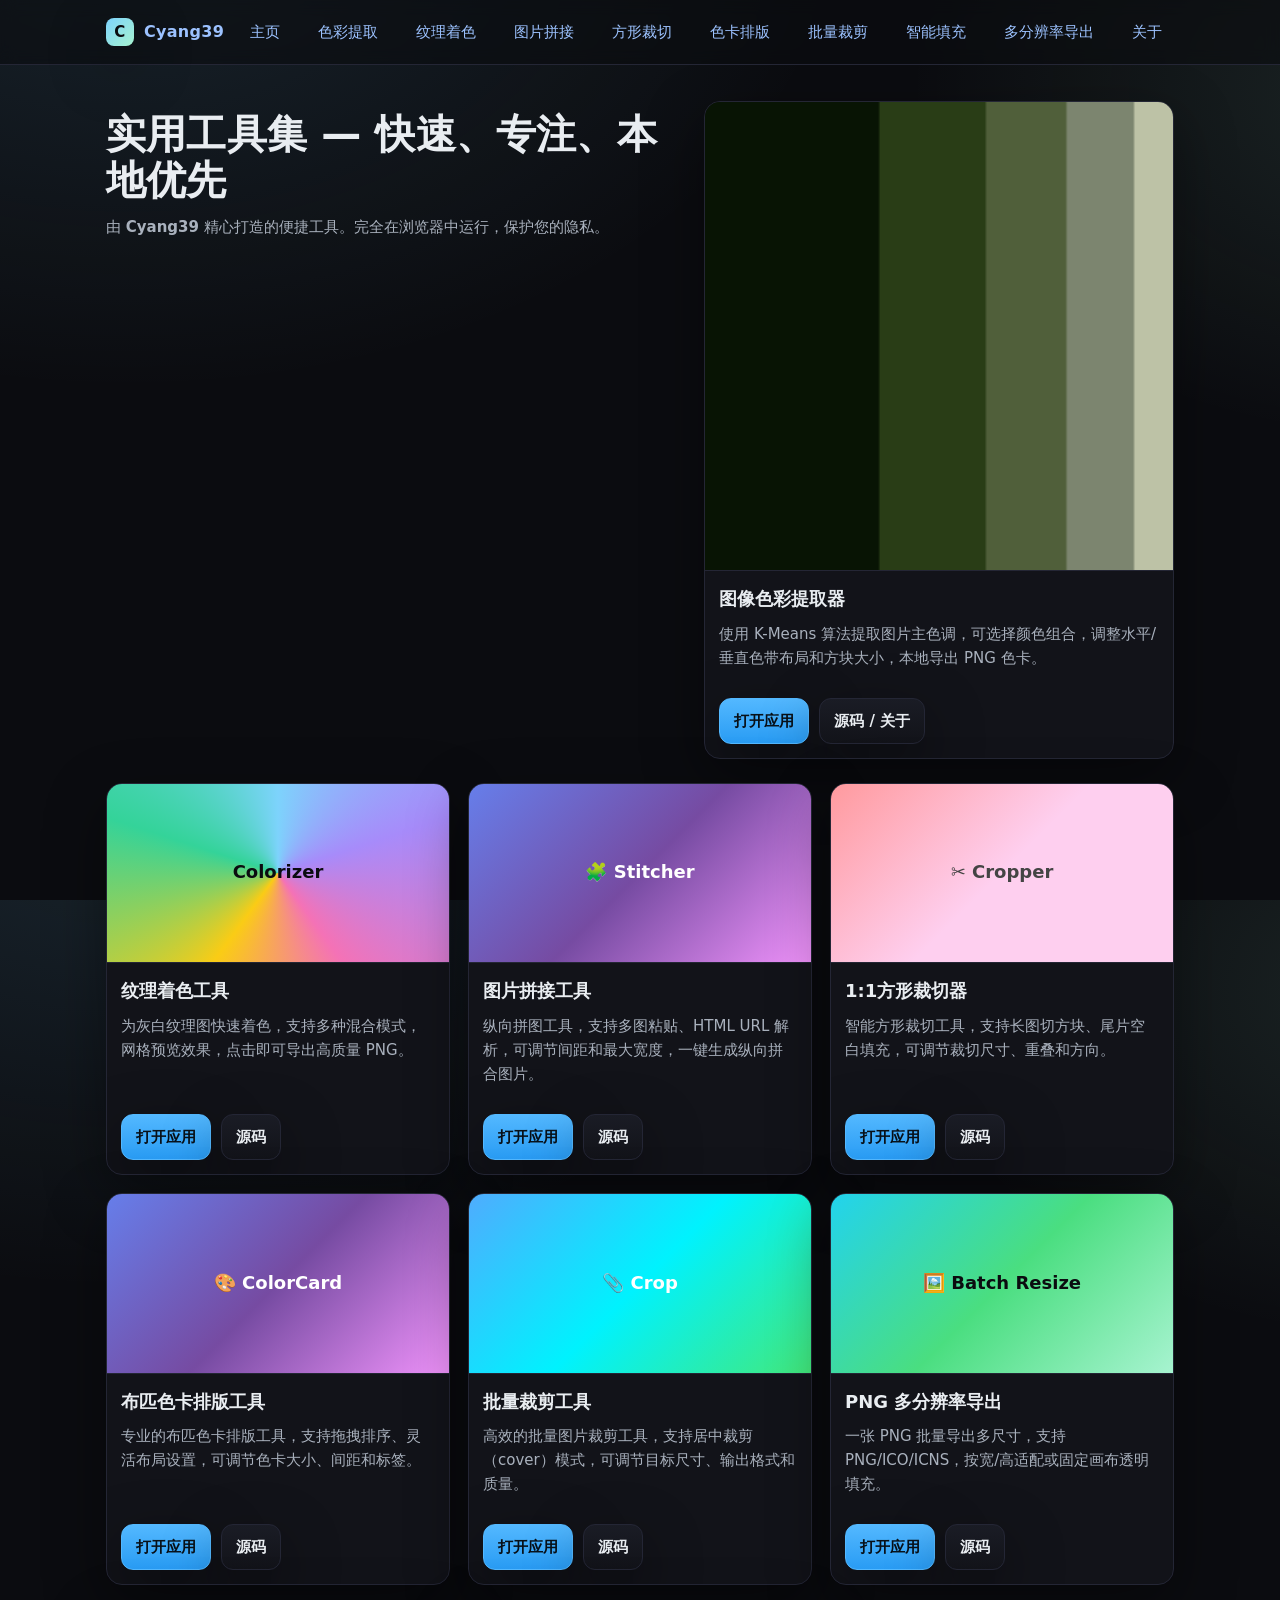
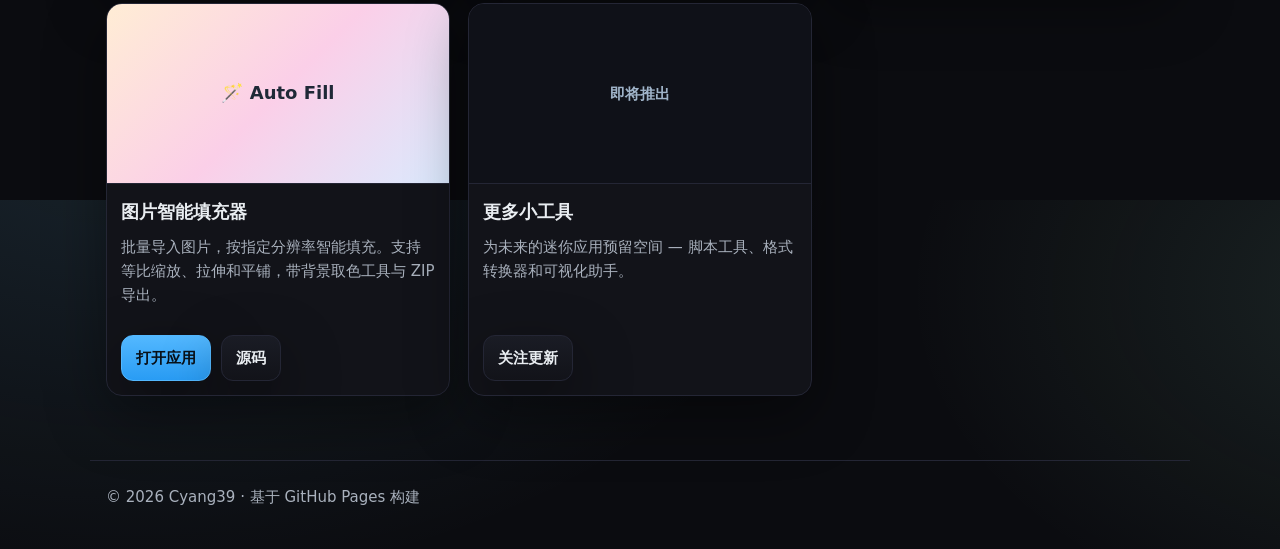
<file: index.html>
<!doctype html>
<html lang="en">
<head>
  <meta charset="utf-8" />
  <meta
    name="viewport"
    content="width=device-width, initial-scale=1, viewport-fit=cover"
  />
  <title>Cyang39 · Tools & Projects</title>
  <meta name="description" content="Cyang39 的色彩和图像工具集。试试图像色彩提取器、纹理着色工具、图片拼接、方形裁切、色卡排版和批量裁剪工具，完全在浏览器中运行。" />
  <meta name="keywords" content="Cyang39, 工具, 项目, 色彩, 调色板, 主色调, 图像色彩提取器, 纹理着色, 图片拼接, 拼图工具, 方形裁切, 图片裁切, 1:1裁切, 色卡排版, 布匹色卡, 色卡工具, 批量裁剪, 居中裁剪, cover裁剪, GitHub Pages" />

  <!-- Canonical -->
  <link rel="canonical" href="https://cyang39.github.io/" />
  <meta name="robots" content="index,follow,max-image-preview:large" />

  <!-- Open Graph -->
  <meta property="og:type" content="website" />
  <meta property="og:site_name" content="Cyang39" />
  <meta property="og:title" content="Cyang39 · Tools & Projects" />
  <meta property="og:description" content="试试图像色彩提取器、纹理着色工具、图片拼接、方形裁切、色卡排版和批量裁剪工具 — 完全在浏览器中运行的色彩分析、纹理处理、图片拼接、智能裁切、布匹色卡排版和批量裁剪工具。" />
  <meta property="og:url" content="https://cyang39.github.io/" />
  <meta property="og:image" content="https://cyang39.github.io/palette/og-palette.png" />

  <!-- Twitter Card -->
  <meta name="twitter:card" content="summary_large_image" />
  <meta name="twitter:title" content="Cyang39 · Tools & Projects" />
  <meta name="twitter:description" content="试试图像色彩提取器、纹理着色工具、图片拼接、方形裁切、色卡排版和批量裁剪工具 — 完全在浏览器中运行的色彩分析、纹理处理、图片拼接、智能裁切、布匹色卡排版和批量裁剪工具。" />
  <meta name="twitter:image" content="https://cyang39.github.io/palette/og-palette.png" />

  <!-- Simple favicon (optional) -->
  <link rel="icon" href="data:image/svg+xml,%3Csvg xmlns='http://www.w3.org/2000/svg' width='64' height='64'%3E%3Crect width='64' height='64' rx='12' fill='%230a0a0a'/%3E%3Ctext x='50%25' y='54%25' text-anchor='middle' font-size='34' font-family='Verdana, sans-serif' fill='%23a7f3d0'%3EC%3C/text%3E%3C/svg%3E">

  <!-- PWA Manifest -->
  <link rel="manifest" href="/manifest.json">
  
  <!-- iOS Safari specific -->
  <meta name="apple-mobile-web-app-capable" content="yes">
  <meta name="apple-mobile-web-app-status-bar-style" content="black-translucent">
  <meta name="apple-mobile-web-app-title" content="Cyang39 Tools">
  <link rel="apple-touch-icon" href="data:image/svg+xml,%3Csvg xmlns='http://www.w3.org/2000/svg' width='180' height='180'%3E%3Crect width='180' height='180' rx='20' fill='%230a0a0a'/%3E%3Ctext x='50%25' y='58%25' text-anchor='middle' font-size='90' font-family='Verdana, sans-serif' fill='%23a7f3d0'%3EC%3C/text%3E%3C/svg%3E">
  
  <!-- SEO 优化 -->
  <link rel="sitemap" type="application/xml" href="/sitemap.xml">
  <meta name="author" content="Cyang39">
  <meta name="generator" content="手工编码">
  <meta name="language" content="zh-CN">
  <meta name="geo.region" content="CN">
  <meta name="theme-color" content="#7dd3fc">
  <meta name="msapplication-navbutton-color" content="#7dd3fc">
  <meta name="msapplication-TileColor" content="#0b0c10">
  
  <!-- 结构化数据 -->
  <script type="application/ld+json">
  {
    "@context": "https://schema.org",
    "@type": "WebSite",
    "name": "Cyang39 实用工具集",
    "alternateName": "Cyang39 Tools",
    "url": "https://cyang39.github.io/",
    "description": "Cyang39 的色彩和图像工具集。试试图像色彩提取器、纹理着色工具、图片拼接、方形裁切、色卡排版和批量裁剪工具，完全在浏览器中运行。",
    "author": {
      "@type": "Person",
      "name": "Cyang39",
      "url": "https://github.com/cyang39"
    },
    "publisher": {
      "@type": "Organization",
      "name": "Cyang39",
      "url": "https://github.com/cyang39"
    },
    "potentialAction": {
      "@type": "SearchAction",
      "target": "https://cyang39.github.io/?q={search_term_string}",
      "query-input": "required name=search_term_string"
    },
    "mainEntity": [
      {
        "@type": "WebApplication",
        "name": "图像色彩提取器",
        "description": "使用 K-Means 算法提取图片主色调，可选择颜色组合，调整水平/垂直色带布局和方块大小，本地导出 PNG 色卡。",
        "url": "https://cyang39.github.io/palette/",
        "applicationCategory": "UtilitiesApplication",
        "operatingSystem": "Web Browser"
      },
      {
        "@type": "WebApplication",
        "name": "纹理着色工具",
        "description": "为灰白纹理图快速着色，支持多种混合模式，网格预览效果，点击即可导出高质量 PNG。",
        "url": "https://cyang39.github.io/colorizer/",
        "applicationCategory": "UtilitiesApplication",
        "operatingSystem": "Web Browser"
      },
      {
        "@type": "WebApplication",
        "name": "图片拼接工具",
        "description": "纵向拼图工具，支持多图粘贴、HTML URL 解析，可调节间距和最大宽度，一键生成纵向拼合图片。",
        "url": "https://cyang39.github.io/stitcher/",
        "applicationCategory": "UtilitiesApplication",
        "operatingSystem": "Web Browser"
      },
      {
        "@type": "WebApplication",
        "name": "1:1方形裁切器",
        "description": "智能方形裁切工具，支持长图切方块、尾片空白填充，可调节裁切尺寸、重叠和方向，批量导出正方形图片。",
        "url": "https://cyang39.github.io/square_cropper/",
        "applicationCategory": "UtilitiesApplication",
        "operatingSystem": "Web Browser"
      },
      {
        "@type": "WebApplication",
        "name": "布匹色卡排版工具",
        "description": "专业的布匹色卡排版工具，支持拖拽排序、灵活布局设置，可调节色卡大小、间距和标签，一键导出高分辨率PNG色卡排版图。",
        "url": "https://cyang39.github.io/color_card/",
        "applicationCategory": "UtilitiesApplication",
        "operatingSystem": "Web Browser"
      },
      {
        "@type": "WebApplication",
        "name": "批量裁剪工具",
        "description": "高效的批量图片裁剪工具，支持居中裁剪（cover）模式，可调节目标尺寸、输出格式和质量，一键批量导出裁剪后的图片。",
        "url": "https://cyang39.github.io/middle_crop/",
        "applicationCategory": "UtilitiesApplication",
        "operatingSystem": "Web Browser"
      },
      {
        "@type": "WebApplication",
        "name": "图片智能填充器",
        "description": "批量导入图片，按指定分辨率智能填充，支持等比缩放、拉伸和平铺，自定义背景色与本地ZIP导出。",
        "url": "https://cyang39.github.io/auto_fill/",
        "applicationCategory": "UtilitiesApplication",
        "operatingSystem": "Web Browser"
      },
      {
        "@type": "WebApplication",
        "name": "PNG 多分辨率导出",
        "description": "上传一张 PNG，批量导出为多种尺寸与格式（PNG / ICO / ICNS），支持按宽/高适配或固定画布居中填充。",
        "url": "https://cyang39.github.io/batch_resize/",
        "applicationCategory": "UtilitiesApplication",
        "operatingSystem": "Web Browser"
      }
    ]
  }
  </script>

  <style>
    :root {
      --bg: #0b0c10;
      --panel: #121319;
      --border: #242635;
      --text: #e9edf1;
      --muted: #a9b1bd;
      --brand: #7dd3fc;
      --brand-2: #a7f3d0;
      --link: #9cc2ff;
      --shadow: 0 20px 60px rgba(0,0,0,.4);
      --radius: 16px;
    }
    * { box-sizing: border-box; }
    html, body { height: 100%; }
    body {
      margin: 0;
      font: 15px/1.6 system-ui, -apple-system, Segoe UI, Roboto, Helvetica, Arial, "PingFang SC", "Noto Sans CJK SC", "Microsoft YaHei", sans-serif;
      color: var(--text);
      background:
        radial-gradient(1200px 800px at 10% -10%, rgba(125,211,252,.12), transparent 60%),
        radial-gradient(1000px 700px at 110% 10%, rgba(167,243,208,.10), transparent 50%),
        var(--bg);
    }
    a { color: var(--link); text-decoration: none; }
    a:hover { text-decoration: underline; }

    /* Header */
    header {
      position: sticky; top: 0; z-index: 10;
      background: rgba(11,12,16,.6);
      backdrop-filter: blur(8px);
      border-bottom: 1px solid var(--border);
    }
    .nav {
      max-width: 1100px; margin: 0 auto; padding: 12px 16px;
      display: flex; align-items: center; justify-content: space-between;
    }
    .brand {
      display: inline-flex; align-items: center; gap: 10px; font-weight: 800; letter-spacing: .3px;
    }
    .brand-badge {
      width: 28px; height: 28px; border-radius: 8px;
      background: linear-gradient(135deg, var(--brand), var(--brand-2));
      display: grid; place-items: center; color: #0b0c10; font-weight: 900;
      box-shadow: var(--shadow);
    }
    nav ul { list-style: none; display: flex; gap: 14px; margin: 0; padding: 0; }
    nav a { display:inline-block; padding: 8px 12px; border-radius: 10px; }
    nav a:hover { background: rgba(255,255,255,.06); text-decoration: none; }

    /* Hero */
    .hero {
      max-width: 1100px; margin: 36px auto 8px; padding: 0 16px;
      display: grid; grid-template-columns: 1.1fr .9fr; gap: 24px;
    }
    @media (max-width: 960px) { .hero { grid-template-columns: 1fr; } }
    .hero h1 {
      font-size: clamp(28px, 5vw, 40px); line-height: 1.15; margin: 10px 0 12px;
      letter-spacing: .2px;
    }
    .hero p { color: var(--muted); margin: 0 0 18px; }
    .cta { display: flex; gap: 12px; flex-wrap: wrap; }
    .btn {
      display: inline-flex; align-items: center; gap: 10px;
      padding: 10px 14px; border-radius: 12px; border: 1px solid var(--border);
      background: linear-gradient(180deg, #1a1c25, #121319);
      color: var(--text); font-weight: 700; box-shadow: var(--shadow);
      transition: transform .06s ease, box-shadow .2s ease;
    }
    .btn:hover { text-decoration: none; transform: translateY(-1px); }
    .btn.primary {
      background: linear-gradient(180deg, #53b8ff, #299cf4);
      color: #081018; border-color: #53b8ff;
    }
    .btn.ghost { background: #11131a; }

    /* Card grid */
    .grid {
      max-width: 1100px; margin: 24px auto 64px; padding: 0 16px;
      display: grid; grid-template-columns: repeat(3, minmax(0,1fr)); gap: 18px;
    }
    @media (max-width: 1040px) { .grid { grid-template-columns: repeat(2, minmax(0,1fr)); } }
    @media (max-width: 680px) { .grid { grid-template-columns: 1fr; } }

    .card {
      background: var(--panel); border: 1px solid var(--border); border-radius: var(--radius);
      box-shadow: var(--shadow); overflow: hidden; display: flex; flex-direction: column; min-height: 320px;
    }
    .card .thumb {
      aspect-ratio: 1200/630; width: 100%; background: #0f1118; border-bottom: 1px solid var(--border);
      display: grid; place-items: center;
    }
    .card .thumb img { width: 100%; height: 100%; object-fit: cover; }
    .card .body { padding: 14px; display: grid; gap: 8px; }
    .card .body h3 { margin: 0; font-size: 18px; }
    .card .body p { margin: 0; color: var(--muted); }
    .card .actions { padding: 14px; margin-top: auto; display: flex; gap: 10px; }

    /* Footer */
    footer {
      max-width: 1100px; margin: 0 auto; padding: 24px 16px 40px;
      color: var(--muted); border-top: 1px solid var(--border);
    }
  </style>
</head>
<body>
  <header>
    <div class="nav" role="navigation" aria-label="Primary">
      <div class="brand">
        <span class="brand-badge" aria-hidden="true">C</span>
        <a href="/" style="font-size:16px; font-weight:800; text-decoration:none;">Cyang39</a>
      </div>
      <nav>
        <ul>
          <li><a href="/" aria-current="page">主页</a></li>
          <li><a href="/palette/">色彩提取</a></li>
          <li><a href="/colorizer/">纹理着色</a></li>
          <li><a href="/stitcher/">图片拼接</a></li>
          <li><a href="/square_cropper/">方形裁切</a></li>
          <li><a href="/color_card/">色卡排版</a></li>
          <li><a href="/middle_crop/">批量裁剪</a></li>
          <li><a href="/auto_fill/">智能填充</a></li>
          <li><a href="/batch_resize/">多分辨率导出</a></li>
          <li><a href="https://github.com/cyang39" target="_blank" rel="noopener">关于</a></li>
        </ul>
      </nav>
    </div>
  </header>

  <main id="content">
    <section class="hero">
      <div>
        <h1>实用工具集 — 快速、专注、本地优先</h1>
        <p>
          由 <strong>Cyang39</strong> 精心打造的便捷工具。完全在浏览器中运行，保护您的隐私。
        </p>
      </div>
      <div class="card" aria-label="Image Color Extractor preview">
        <div class="thumb">
          <img
            src="/palette/og-palette.png"
            alt="Preview banner for Image Color Extractor showing swatch bands"
            loading="eager"
            decoding="async"
          />
        </div>
        <div class="body">
          <h3>图像色彩提取器</h3>
          <p>使用 K-Means 算法提取图片主色调，可选择颜色组合，调整水平/垂直色带布局和方块大小，本地导出 PNG 色卡。</p>
        </div>
        <div class="actions">
          <a class="btn primary" href="/palette/">打开应用</a>
          <a class="btn" href="https://github.com/cyang39" target="_blank" rel="noopener">源码 / 关于</a>
        </div>
      </div>
    </section>

    <section class="grid" aria-label="更多项目">
      <div class="card" aria-label="纹理着色工具">
        <div class="thumb" style="background: conic-gradient(from 0deg, #7dd3fc, #a78bfa, #f472b6, #facc15, #34d399, #7dd3fc); display: grid; place-items: center; color: #0b0c10; font-weight: 700; font-size: 18px;">Colorizer</div>
        <div class="body">
          <h3>纹理着色工具</h3>
          <p>为灰白纹理图快速着色，支持多种混合模式，网格预览效果，点击即可导出高质量 PNG。</p>
        </div>
        <div class="actions">
          <a class="btn primary" href="/colorizer/">打开应用</a>
          <a class="btn" href="https://github.com/cyang39" target="_blank" rel="noopener">源码</a>
        </div>
      </div>
      
      <div class="card" aria-label="图片拼接工具">
        <div class="thumb" style="background: linear-gradient(135deg, #667eea, #764ba2, #f093fb); display: grid; place-items: center; color: white; font-weight: 700; font-size: 18px;">🧩 Stitcher</div>
        <div class="body">
          <h3>图片拼接工具</h3>
          <p>纵向拼图工具，支持多图粘贴、HTML URL 解析，可调节间距和最大宽度，一键生成纵向拼合图片。</p>
        </div>
        <div class="actions">
          <a class="btn primary" href="/stitcher/">打开应用</a>
          <a class="btn" href="https://github.com/cyang39" target="_blank" rel="noopener">源码</a>
        </div>
      </div>
      
      <div class="card" aria-label="1:1方形裁切器">
        <div class="thumb" style="background: linear-gradient(135deg, #ff9a9e, #fecfef, #fecfef); display: grid; place-items: center; color: #444; font-weight: 700; font-size: 18px;">✂️ Cropper</div>
        <div class="body">
          <h3>1:1方形裁切器</h3>
          <p>智能方形裁切工具，支持长图切方块、尾片空白填充，可调节裁切尺寸、重叠和方向。</p>
        </div>
        <div class="actions">
          <a class="btn primary" href="/square_cropper/">打开应用</a>
          <a class="btn" href="https://github.com/cyang39" target="_blank" rel="noopener">源码</a>
        </div>
      </div>
      
      <div class="card" aria-label="布匹色卡排版工具">
        <div class="thumb" style="background: linear-gradient(135deg, #667eea, #764ba2, #f093fb); display: grid; place-items: center; color: white; font-weight: 700; font-size: 18px;">🎨 ColorCard</div>
        <div class="body">
          <h3>布匹色卡排版工具</h3>
          <p>专业的布匹色卡排版工具，支持拖拽排序、灵活布局设置，可调节色卡大小、间距和标签。</p>
        </div>
        <div class="actions">
          <a class="btn primary" href="/color_card/">打开应用</a>
          <a class="btn" href="https://github.com/cyang39" target="_blank" rel="noopener">源码</a>
        </div>
      </div>
      
      <div class="card" aria-label="批量裁剪工具">
        <div class="thumb" style="background: linear-gradient(135deg, #4facfe, #00f2fe, #43e97b); display: grid; place-items: center; color: white; font-weight: 700; font-size: 18px;">📎 Crop</div>
        <div class="body">
          <h3>批量裁剪工具</h3>
          <p>高效的批量图片裁剪工具，支持居中裁剪（cover）模式，可调节目标尺寸、输出格式和质量。</p>
        </div>
        <div class="actions">
          <a class="btn primary" href="/middle_crop/">打开应用</a>
          <a class="btn" href="https://github.com/cyang39" target="_blank" rel="noopener">源码</a>
        </div>
      </div>
      
      <div class="card" aria-label="PNG 多分辨率导出">
        <div class="thumb" style="background: linear-gradient(135deg, #22d3ee, #4ade80, #a7f3d0); display: grid; place-items: center; color: #0b0c10; font-weight: 800; font-size: 18px;">🖼️ Batch Resize</div>
        <div class="body">
          <h3>PNG 多分辨率导出</h3>
          <p>一张 PNG 批量导出多尺寸，支持 PNG/ICO/ICNS，按宽/高适配或固定画布透明填充。</p>
        </div>
        <div class="actions">
          <a class="btn primary" href="/batch_resize/">打开应用</a>
          <a class="btn" href="https://github.com/cyang39" target="_blank" rel="noopener">源码</a>
        </div>
      </div>
      
      <div class="card" aria-label="图片智能填充器">
        <div class="thumb" style="background: linear-gradient(135deg, #ffedd5, #fbcfe8, #dbeafe); display: grid; place-items: center; color: #1f2937; font-weight: 800; font-size: 18px;">🪄 Auto Fill</div>
        <div class="body">
          <h3>图片智能填充器</h3>
          <p>批量导入图片，按指定分辨率智能填充。支持等比缩放、拉伸和平铺，带背景取色工具与 ZIP 导出。</p>
        </div>
        <div class="actions">
          <a class="btn primary" href="/auto_fill/">打开应用</a>
          <a class="btn" href="https://github.com/cyang39" target="_blank" rel="noopener">源码</a>
        </div>
      </div>

      <div class="card" aria-label="即将推出">
        <div class="thumb" style="color:#9fb3c8; font-weight:700;">即将推出</div>
        <div class="body">
          <h3>更多小工具</h3>
          <p>为未来的迷你应用预留空间 — 脚本工具、格式转换器和可视化助手。</p>
        </div>
        <div class="actions">
          <a class="btn" href="https://github.com/cyang39" target="_blank" rel="noopener">关注更新</a>
        </div>
      </div>
    </section>
  </main>

  <footer>
    <div>© <span id="year"></span> Cyang39 · 基于 GitHub Pages 构建</div>
  </footer>

  <script>
    // tiny enhancement: current year in footer
    document.getElementById('year').textContent = new Date().getFullYear();
  </script>
</body>
</html>
</file>
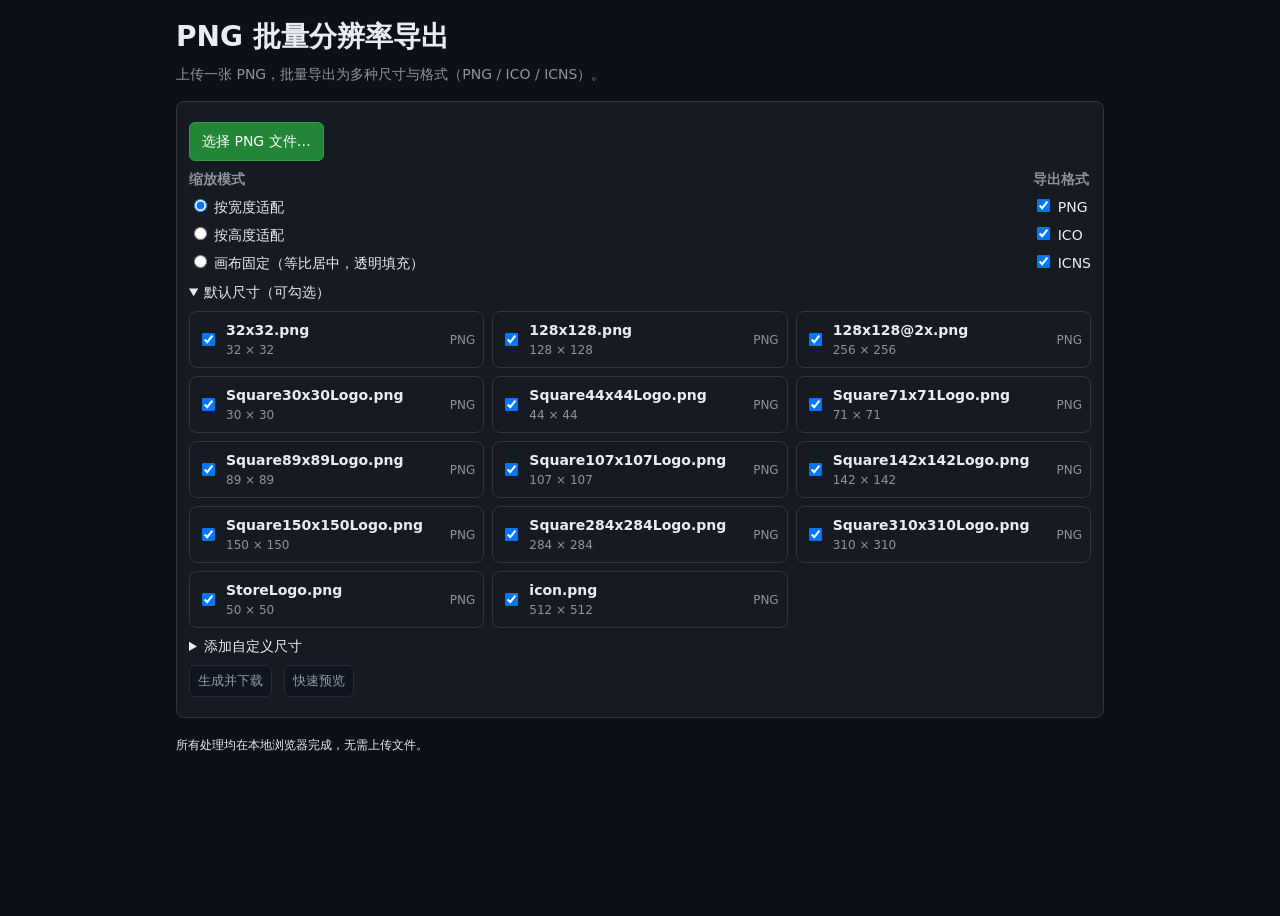
<file: batch_resize/index.html>
<!DOCTYPE html>
<html lang="zh-CN">
  <head>
    <meta charset="utf-8" />
    <meta name="viewport" content="width=device-width, initial-scale=1" />
    <title>PNG 批量多分辨率导出</title>
    <link rel="stylesheet" href="styles.css" />
  </head>
  <body>
    <header>
      <h1>PNG 批量分辨率导出</h1>
      <p>上传一张 PNG，批量导出为多种尺寸与格式（PNG / ICO / ICNS）。</p>
    </header>

    <main>
      <section class="panel">
        <div class="row">
          <label class="file">
            <input id="fileInput" type="file" accept="image/png" />
            <span>选择 PNG 文件…</span>
          </label>
          <div id="fileInfo" class="muted"></div>
        </div>

        <div class="row options">
          <div class="group">
            <div class="group-title">缩放模式</div>
            <label><input type="radio" name="mode" value="width" checked /> 按宽度适配</label>
            <label><input type="radio" name="mode" value="height" /> 按高度适配</label>
            <label title="不拉伸，保持比例，透明填充到指定画布"><input type="radio" name="mode" value="contain" /> 画布固定（等比居中，透明填充）</label>
          </div>

          <div class="group">
            <div class="group-title">导出格式</div>
            <label><input type="checkbox" id="exportPng" checked /> PNG</label>
            <label><input type="checkbox" id="exportIco" checked /> ICO</label>
            <label><input type="checkbox" id="exportIcns" checked /> ICNS</label>
          </div>
        </div>

        <div class="row">
          <details open>
            <summary>默认尺寸（可勾选）</summary>
            <div id="presetContainer" class="grid"></div>
          </details>
        </div>

        <div class="row">
          <details>
            <summary>添加自定义尺寸</summary>
            <div class="custom">
              <input id="customName" placeholder="文件名，如 200x120.png" />
              <input id="customW" type="number" placeholder="宽度" min="1" />
              <input id="customH" type="number" placeholder="高度" min="1" />
              <button id="addCustom">添加</button>
            </div>
          </details>
        </div>

        <div class="row actions">
          <button id="generateBtn" disabled>生成并下载</button>
          <button id="previewBtn" disabled>快速预览</button>
          <div id="status" class="muted"></div>
        </div>
      </section>

      <section id="preview" class="panel" hidden>
        <h2>预览</h2>
        <div id="previewList" class="preview-grid"></div>
      </section>
    </main>

    <footer>
      <small>所有处理均在本地浏览器完成，无需上传文件。</small>
    </footer>

    <script src="app.js"></script>
  </body>
  </html>
</file>
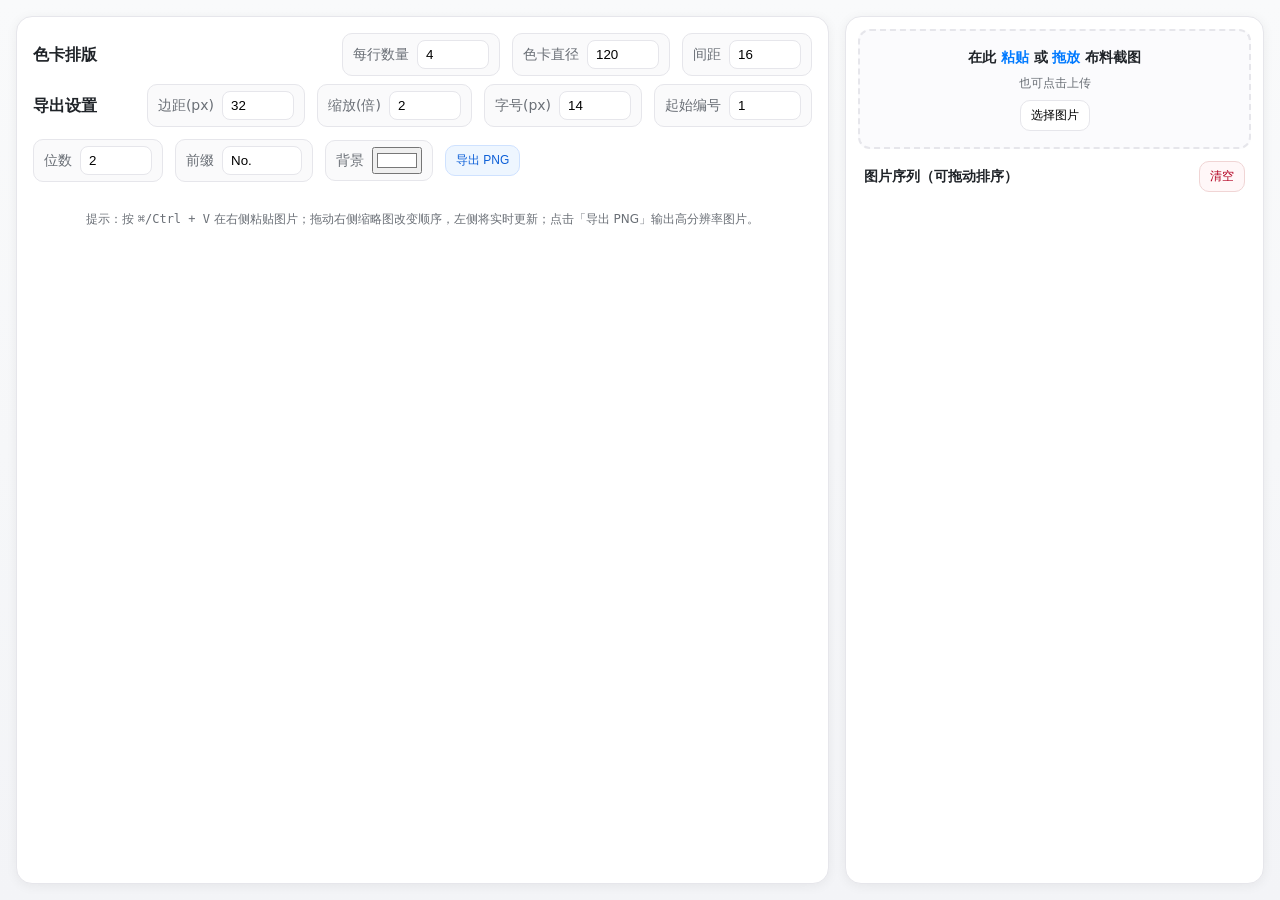
<file: color_card/index.html>
<!DOCTYPE html>
<html lang="zh-CN">
<head>
  <meta charset="UTF-8" />
  <title>布匹色卡排版 & 导出 PNG</title>
  <meta name="viewport" content="width=device-width, initial-scale=1" />
  
  <!-- Favicon and Icons -->
  <link rel="icon" href="data:image/svg+xml,%3Csvg xmlns='http://www.w3.org/2000/svg' width='64' height='64'%3E%3Crect width='64' height='64' rx='12' fill='%23f7f7f9'/%3E%3Cdefs%3E%3ClinearGradient id='g1' x1='0' y1='0' x2='1' y2='1'%3E%3Cstop offset='0' stop-color='%23667eea'/%3E%3Cstop offset='0.5' stop-color='%23764ba2'/%3E%3Cstop offset='1' stop-color='%23f093fb'/%3E%3C/linearGradient%3E%3C/defs%3E%3Ccircle cx='20' cy='20' r='8' fill='url(%23g1)'/%3E%3Ccircle cx='44' cy='20' r='8' fill='%23ff6b6b'/%3E%3Ccircle cx='20' cy='44' r='8' fill='%234ecdc4'/%3E%3Ccircle cx='44' cy='44' r='8' fill='%23ffe066'/%3E%3C/svg%3E">
  <link rel="apple-touch-icon" href="data:image/svg+xml,%3Csvg xmlns='http://www.w3.org/2000/svg' width='180' height='180'%3E%3Crect width='180' height='180' rx='30' fill='%23f7f7f9'/%3E%3Cdefs%3E%3ClinearGradient id='g1' x1='0' y1='0' x2='1' y2='1'%3E%3Cstop offset='0' stop-color='%23667eea'/%3E%3Cstop offset='0.5' stop-color='%23764ba2'/%3E%3Cstop offset='1' stop-color='%23f093fb'/%3E%3C/linearGradient%3E%3C/defs%3E%3Ccircle cx='55' cy='55' r='20' fill='url(%23g1)'/%3E%3Ccircle cx='125' cy='55' r='20' fill='%23ff6b6b'/%3E%3Ccircle cx='55' cy='125' r='20' fill='%234ecdc4'/%3E%3Ccircle cx='125' cy='125' r='20' fill='%23ffe066'/%3E%3Ctext x='90' y='155' text-anchor='middle' font-size='16' font-family='system-ui' fill='%236a6f76'%3E色卡%3C/text%3E%3C/svg%3E">
  <style>
    :root{
      --cols: 4;
      --gap: 16px;
      --diameter: 120px;
      --bg: #f7f7f9;
      --panel: #ffffff;
      --border: #e6e6eb;
      --text: #1f2328;
      --muted: #6a6f76;
      --accent: #007aff;
      --radius: 16px;
      --shadow: 0 2px 12px rgba(0,0,0,.06);
    }
    * { box-sizing: border-box; }
    html, body { height: 100%; }
    body{
      margin:0;
      font: 14px/1.5 system-ui, -apple-system, "Segoe UI", Roboto, "Helvetica Neue", Arial, "Noto Sans", "PingFang SC", "Hiragino Sans GB", "Microsoft YaHei", sans-serif;
      color: var(--text);
      background: linear-gradient(180deg, #f9fafb, #f3f4f7);
    }
    .app{
      display:flex;
      gap: 16px;
      height: 100%;
      padding: 16px;
    }
    .panel{
      background: var(--panel);
      border: 1px solid var(--border);
      border-radius: var(--radius);
      box-shadow: var(--shadow);
      display:flex;
      flex-direction: column;
      min-height: 0;
    }
    .left{ flex: 2 1 66%; padding: 16px; }
    .right{ flex: 1 1 34%; padding: 12px; }

    .toolbar{
      display:flex;
      align-items:center;
      gap: 12px;
      margin-bottom: 12px;
      flex-wrap: wrap;
    }
    .toolbar h2{ font-size:16px; margin:0; margin-right:auto; font-weight:600; }
    .field{
      display:flex; align-items:center; gap:8px;
      background:#fafafb; border:1px solid var(--border);
      padding:6px 10px; border-radius:10px;
    }
    .field label{ color: var(--muted); white-space:nowrap; }
    .field input[type="number"]{
      width: 72px; padding:6px 8px; border:1px solid var(--border);
      border-radius:8px; outline:none; background:white;
    }
    .field input[type="text"]{
      width: 80px; padding:6px 8px; border:1px solid var(--border);
      border-radius:8px; outline:none; background:white;
    }
    .grid{
      --_cols: var(--cols);
      display:grid;
      grid-template-columns: repeat(var(--_cols), minmax(0, 1fr));
      gap: var(--gap);
      padding: 4px;
      overflow:auto;
    }
    .swatch{
      display:flex; flex-direction:column; align-items:center; gap:10px;
      padding:10px 6px 14px; background:#fff; border:1px dashed #e9e9ef; border-radius: 14px;
    }
    .circle{
      width: var(--diameter); height: var(--diameter); border-radius: 50%;
      background-color: #ddd; background-size: cover; background-position: center;
      border: 1px solid rgba(0,0,0,.08);
      box-shadow: inset 0 0 0 1px rgba(255,255,255,.6), 0 1px 6px rgba(0,0,0,.05);
    }
    .label{ font-weight:600; letter-spacing:.5px; font-feature-settings: "tnum"; color:#2b2f36; user-select:text; }
    .hint{ color: var(--muted); font-size: 12px; }
    .pasteZone{
      display:flex; align-items:center; justify-content:center; text-align:center;
      min-height: 120px; border: 2px dashed var(--border); border-radius: 12px;
      padding: 14px; background: #fbfbfd; transition: .2s ease border-color, .2s ease background; margin-bottom: 12px;
    }
    .pasteZone.dragover{ border-color: var(--accent); background: #f0f7ff; }
    .pasteZone b{ color: var(--accent); }
    .thumbList{
      overflow:auto; padding: 6px; display:grid; grid-template-columns: repeat(2, minmax(0, 1fr)); gap: 10px;
    }
    .thumb{
      display:flex; gap:8px; align-items:center; background:#fff;
      border:1px solid var(--border); border-radius: 12px; padding:8px; box-shadow: var(--shadow);
    }
    .thumb[aria-grabbed="true"]{ opacity:.6; outline: 2px dashed var(--accent); }
    .thumb .preview{
      width:72px; height:72px; border-radius: 10px; background-size: cover; background-position: center; border:1px solid rgba(0,0,0,.06); flex-shrink:0;
    }
    .thumb .meta{ display:flex; flex-direction:column; gap:6px; min-width:0; flex:1; }
    .meta .name{ font-size:12px; color:#333; white-space:nowrap; overflow:hidden; text-overflow:ellipsis; max-width: 160px; }
    .controls{ display:flex; gap:6px; }
    button, .btn{
      appearance: none; border:1px solid var(--border); background:#fff;
      padding:6px 10px; border-radius:10px; cursor:pointer; font-size:12px;
      transition:.15s ease background, .15s ease transform, .15s ease border-color;
    }
    button:hover{ background:#f5f7fb; }
    .btn-danger{ border-color:#f0d5d5; color:#b30021; background:#fff7f8; }
    .btn-primary{ border-color:#cfe2ff; color:#0b5ed7; background:#eef6ff; }
    .dragHandle{ cursor:grab; user-select:none; font-size:16px; line-height:1; padding: 4px 8px; border-radius: 8px; border:1px solid var(--border); background:#fafbff; }
    .footerNote{ margin-top:8px; color:var(--muted); font-size:12px; text-align:center; }

    /* Print: 仅打印左侧色卡 */
    @media print {
      body{ background:#fff; }
      .app{ padding:0; }
      .right, .toolbar { display:none !important; }
      .left{ border:none; box-shadow:none; padding:0; margin:0; }
      .grid{ gap: 12px; padding:0; }
      .swatch{ border:1px solid #eee; box-shadow:none; }
    }
  </style>
</head>
<body>
  <div class="app">
    <!-- 左侧：色卡排版 -->
    <section class="panel left" aria-label="色卡排版">
      <div class="toolbar">
        <h2>色卡排版</h2>
        <div class="field">
          <label for="cols">每行数量</label>
          <input id="cols" type="number" min="1" max="12" step="1" value="4" />
        </div>
        <div class="field">
          <label for="diameter">色卡直径</label>
          <input id="diameter" type="number" min="60" max="220" step="10" value="120" />
        </div>
        <div class="field">
          <label for="gap">间距</label>
          <input id="gap" type="number" min="0" max="48" step="2" value="16" />
        </div>
      </div>

      <!-- 导出设置 -->
      <div class="toolbar" style="margin-top:-4px;">
        <h2>导出设置</h2>
        <div class="field">
          <label for="margin">边距(px)</label>
          <input id="margin" type="number" min="0" max="200" step="2" value="32" />
        </div>
        <div class="field">
          <label for="scale">缩放(倍)</label>
          <input id="scale" type="number" min="1" max="4" step="1" value="2" />
        </div>
        <div class="field">
          <label for="labelSize">字号(px)</label>
          <input id="labelSize" type="number" min="10" max="36" step="1" value="14" />
        </div>
        <div class="field">
          <label for="startNo">起始编号</label>
          <input id="startNo" type="number" min="0" max="9999" step="1" value="1" />
        </div>
        <div class="field">
          <label for="padLen">位数</label>
          <input id="padLen" type="number" min="1" max="4" step="1" value="2" />
        </div>
        <div class="field">
          <label for="prefix">前缀</label>
          <input id="prefix" type="text" value="No." />
        </div>
        <div class="field">
          <label for="bgColor">背景</label>
          <input id="bgColor" type="color" value="#ffffff" />
        </div>
        <button id="exportBtn" class="btn btn-primary">导出 PNG</button>
      </div>

      <div id="grid" class="grid" role="list" aria-live="polite" aria-label="色卡网格"></div>

      <div class="footerNote">提示：按 <kbd>⌘/Ctrl + V</kbd> 在右侧粘贴图片；拖动右侧缩略图改变顺序，左侧将实时更新；点击「导出 PNG」输出高分辨率图片。</div>
    </section>

    <!-- 右侧：粘贴区 + 缩略图列表 -->
    <aside class="panel right" aria-label="图片输入与排序">
      <div id="pasteZone" class="pasteZone" tabindex="0" aria-label="粘贴与拖放区域">
        <div>
          <div style="font-weight:600; margin-bottom:6px;">在此 <b>粘贴</b> 或 <b>拖放</b> 布料截图</div>
          <div class="hint">也可点击上传</div>
          <div style="margin-top:8px;">
            <button id="pickBtn" class="btn">选择图片</button>
            <input id="fileInput" type="file" accept="image/*" multiple hidden />
          </div>
        </div>
      </div>

      <div class="toolbar" style="margin:0 6px 8px;">
        <h2 style="font-size:14px;">图片序列（可拖动排序）</h2>
        <button id="clearBtn" class="btn btn-danger" title="清空所有图片">清空</button>
      </div>

      <div id="thumbList" class="thumbList" aria-label="缩略图列表"></div>
    </aside>
  </div>

  <script>
    (() => {
      // 状态
      const state = { items: [] }; // { id, url, name }

      // DOM
      const gridEl = document.getElementById('grid');
      const thumbListEl = document.getElementById('thumbList');
      const pasteZoneEl = document.getElementById('pasteZone');
      const fileInputEl = document.getElementById('fileInput');
      const pickBtn = document.getElementById('pickBtn');
      const clearBtn = document.getElementById('clearBtn');
      const exportBtn = document.getElementById('exportBtn');

      // 预览控制
      const colsInput = document.getElementById('cols');
      const diameterInput = document.getElementById('diameter');
      const gapInput = document.getElementById('gap');

      // 导出控制
      const marginInput = document.getElementById('margin');
      const scaleInput = document.getElementById('scale');
      const labelSizeInput = document.getElementById('labelSize');
      const startNoInput = document.getElementById('startNo');
      const padLenInput = document.getElementById('padLen');
      const prefixInput = document.getElementById('prefix');
      const bgColorInput = document.getElementById('bgColor');

      // 工具
      const pad = (n, len=2) => String(n).padStart(len, '0');
      const clamp = (v, lo, hi) => Math.max(lo, Math.min(hi, v));

      function setCSSVars(){
        document.documentElement.style.setProperty('--cols', clamp(+colsInput.value||4, 1, 12));
        document.documentElement.style.setProperty('--diameter', clamp(+diameterInput.value||120, 60, 220) + 'px');
        document.documentElement.style.setProperty('--gap', clamp(+gapInput.value||16, 0, 48) + 'px');
      }

      function renderGrid(){
        gridEl.innerHTML = '';
        state.items.forEach((it, idx) => {
          const card = document.createElement('div');
          card.className = 'swatch';
          card.setAttribute('role', 'listitem');

          const circle = document.createElement('div');
          circle.className = 'circle';
          circle.style.backgroundImage = `url("${it.url}")`;
          circle.setAttribute('aria-label', `色卡 ${idx+1}`);

          const label = document.createElement('div');
          label.className = 'label';
          label.textContent = `${prefixInput.value.trim()} ${pad(+startNoInput.value + idx, +padLenInput.value)}`;

          card.appendChild(circle);
          card.appendChild(label);
          gridEl.appendChild(card);
        });
      }

      function renderThumbs(){
        thumbListEl.innerHTML = '';
        state.items.forEach((it, idx) => {
          const li = document.createElement('div');
          li.className = 'thumb';
          li.draggable = true;
          li.dataset.index = idx;
          li.setAttribute('aria-grabbed', 'false');

          const preview = document.createElement('div');
          preview.className = 'preview';
          preview.style.backgroundImage = `url("${it.url}")`;
          preview.title = it.name || `Image ${idx+1}`;

          const meta = document.createElement('div');
          meta.className = 'meta';

          const name = document.createElement('div');
          name.className = 'name';
          name.textContent = it.name || `图片 ${idx+1}`;

          const controls = document.createElement('div');
          controls.className = 'controls';

          const handle = document.createElement('span');
          handle.className = 'dragHandle';
          handle.title = '拖动以排序';
          handle.textContent = '≡';

          const del = document.createElement('button');
          del.className = 'btn btn-danger';
          del.textContent = '删除';
          del.addEventListener('click', () => removeIndex(idx));

          controls.appendChild(handle);
          controls.appendChild(del);

          meta.appendChild(name);
          meta.appendChild(controls);

          li.appendChild(preview);
          li.appendChild(meta);

          // DnD
          li.addEventListener('dragstart', (e) => {
            li.setAttribute('aria-grabbed', 'true');
            e.dataTransfer.effectAllowed = 'move';
            e.dataTransfer.setData('text/plain', String(idx));
          });
          li.addEventListener('dragend', () => {
            li.setAttribute('aria-grabbed', 'false');
          });
          li.addEventListener('dragover', (e) => {
            e.preventDefault();
            e.dataTransfer.dropEffect = 'move';
          });
          li.addEventListener('drop', (e) => {
            e.preventDefault();
            const from = Number(e.dataTransfer.getData('text/plain'));
            const to = Number(li.dataset.index);
            if (!Number.isNaN(from) && !Number.isNaN(to) && from !== to) {
              moveItem(from, to);
            }
          });

          thumbListEl.appendChild(li);
        });
      }

      function moveItem(from, to){
        const arr = state.items;
        const item = arr.splice(from, 1)[0];
        arr.splice(to, 0, item);
        renderGrid(); renderThumbs();
      }

      function removeIndex(i){
        const [removed] = state.items.splice(i, 1);
        try { if (removed && removed.url && removed.url.startsWith('blob:')) URL.revokeObjectURL(removed.url); } catch {}
        renderGrid(); renderThumbs();
      }

      function clearAll(){
        state.items.forEach(it => {
          try { if (it.url && it.url.startsWith('blob:')) URL.revokeObjectURL(it.url); } catch {}
        });
        state.items = [];
        renderGrid(); renderThumbs();
      }

      // 添加文件/粘贴
      async function addFiles(files){
        const list = Array.from(files).filter(f => f.type && f.type.startsWith('image/'));
        for (const file of list){
          const url = URL.createObjectURL(file);
          state.items.push({ id: Date.now() + Math.random(), url, name: file.name });
        }
        renderGrid(); renderThumbs();
      }

      // 粘贴
      function onPaste(e){
        const items = (e.clipboardData && e.clipboardData.items) ? Array.from(e.clipboardData.items) : [];
        const imgs = items.filter(it => it.type && it.type.startsWith('image/'));
        if (imgs.length === 0) return;
        e.preventDefault();
        const files = imgs.map(it => it.getAsFile()).filter(Boolean);
        addFiles(files);
      }

      // ===== 导出：将当前序列绘制成 Canvas 并下载 =====
      async function exportPNG(){
        if (state.items.length === 0){
          alert('请先在右侧粘贴或添加图片。');
          return;
        }
        exportBtn.disabled = true; exportBtn.textContent = '导出中…';

        // 读取当前设置
        const cols = clamp(+colsInput.value||4, 1, 12);
        const diameter = clamp(+diameterInput.value||120, 60, 220);
        const gap = clamp(+gapInput.value||16, 0, 64);
        const margin = clamp(+marginInput.value||32, 0, 200);
        const scale = clamp(+scaleInput.value||2, 1, 4);
        const labelSize = clamp(+labelSizeInput.value||14, 10, 36);
        const startNo = Math.max(0, +startNoInput.value||1);
        const padLen = clamp(+padLenInput.value||2, 1, 4);
        const prefix = prefixInput.value.trim() || 'No.';
        const bgColor = bgColorInput.value || '#ffffff';

        const n = state.items.length;
        const rows = Math.ceil(n / cols);
        const radius = diameter / 2;

        // 计算画布尺寸
        const labelHeight = labelSize + 10; // 文本高度 + 间距
        const width = margin*2 + cols*diameter + (cols-1)*gap;
        const height = margin*2 + rows*(diameter + labelHeight) + (rows-1)*gap;

        // 创建画布（支持缩放以提升清晰度）
        const canvas = document.createElement('canvas');
        canvas.width = Math.max(1, Math.floor(width * scale));
        canvas.height = Math.max(1, Math.floor(height * scale));
        const ctx = canvas.getContext('2d');

        // 背景
        ctx.fillStyle = bgColor;
        ctx.fillRect(0, 0, canvas.width, canvas.height);

        // 文本设置
        ctx.fillStyle = '#2b2f36';
        ctx.textAlign = 'center';
        ctx.textBaseline = 'alphabetic';
        ctx.font = `600 ${labelSize*scale}px system-ui, -apple-system, "Segoe UI", Roboto, "Helvetica Neue", Arial, "PingFang SC", "Microsoft YaHei", "Noto Sans", sans-serif`;

        // 预加载图片
        const images = await Promise.all(state.items.map(loadImageSafe));

        // 绘制
        for (let i=0; i<n; i++){
          const row = Math.floor(i / cols);
          const col = i % cols;

          // 位置（未缩放）
          const x = margin + col*(diameter + gap);
          const y = margin + row*(diameter + labelHeight + gap);

          // 放大后的位置与尺寸
          const dx = Math.round(x * scale);
          const dy = Math.round(y * scale);
          const d = Math.round(diameter * scale);
          const r = d/2;

          // 圆形裁剪并绘制图片（等比覆盖）
          ctx.save();
          ctx.beginPath();
          ctx.arc(dx + r, dy + r, r, 0, Math.PI*2);
          ctx.clip();

          const img = images[i];
          if (img){
            // 以图片中心裁剪为正方形，实现 "cover"
            const sw = Math.min(img.width, img.height);
            const sx = Math.floor((img.width - sw) / 2);
            const sy = Math.floor((img.height - sw) / 2);
            ctx.imageSmoothingEnabled = true;
            ctx.imageSmoothingQuality = 'high';
            ctx.drawImage(img, sx, sy, sw, sw, dx, dy, d, d);
          }else{
            // 加载失败时填充灰色
            ctx.fillStyle = '#ddd';
            ctx.fillRect(dx, dy, d, d);
          }
          ctx.restore();

          // 外边框（细）
          ctx.beginPath();
          ctx.arc(dx + r, dy + r, r - 0.5, 0, Math.PI*2);
          ctx.strokeStyle = 'rgba(0,0,0,0.08)';
          ctx.lineWidth = Math.max(1, scale); // 随缩放调整
          ctx.stroke();

          // 文本
          const label = `${prefix} ${String(startNo + i).padStart(padLen, '0')}`;
          const tx = dx + r;
          const ty = dy + d + Math.round(labelSize * scale) + Math.round(6 * scale);
          ctx.fillStyle = '#2b2f36';
          ctx.fillText(label, tx, ty);
        }

        // 生成文件名
        const ts = new Date();
        const name = `swatches-${ts.getFullYear()}${pad(ts.getMonth()+1)}${pad(ts.getDate())}-${pad(ts.getHours())}${pad(ts.getMinutes())}${pad(ts.getSeconds())}.png`;

        // 触发下载
        canvas.toBlob((blob) => {
          if (!blob) { alert('导出失败：生成图像数据为空'); resetBtn(); return; }
          const url = URL.createObjectURL(blob);
          const a = document.createElement('a');
          a.href = url; a.download = name;
          document.body.appendChild(a);
          a.click();
          a.remove();
          setTimeout(() => URL.revokeObjectURL(url), 1000);
          resetBtn();
        }, 'image/png');

        function resetBtn(){
          exportBtn.disabled = false;
          exportBtn.textContent = '导出 PNG';
        }
      }

      // 加载图片（从 blob: URL）
      async function loadImageSafe(item){
        try{
          const img = new Image();
          // blob: 同源，不需要跨域；若未来支持远程URL可开启：
          // img.crossOrigin = 'anonymous';
          img.src = item.url;
          if (img.decode) { await img.decode(); }
          else { await new Promise((res, rej)=>{ img.onload=res; img.onerror=rej; }); }
          return img;
        }catch(e){
          console.warn('图片加载失败', item?.name || item?.url, e);
          return null;
        }
      }

      // 事件绑定
      pasteZoneEl.addEventListener('dragover', (e) => { e.preventDefault(); pasteZoneEl.classList.add('dragover'); });
      pasteZoneEl.addEventListener('dragleave', () => pasteZoneEl.classList.remove('dragover'));
      pasteZoneEl.addEventListener('drop', (e) => {
        e.preventDefault(); pasteZoneEl.classList.remove('dragover');
        if (e.dataTransfer && e.dataTransfer.files) addFiles(e.dataTransfer.files);
      });
      pickBtn.addEventListener('click', () => fileInputEl.click());
      fileInputEl.addEventListener('change', (e) => { addFiles(e.target.files || []); fileInputEl.value = ''; });
      pasteZoneEl.addEventListener('paste', onPaste);
      window.addEventListener('paste', (e) => {
        const active = document.activeElement;
        const isInput = active && (active.tagName === 'INPUT' || active.tagName === 'TEXTAREA' || active.isContentEditable);
        if (isInput && active !== pasteZoneEl) return;
        onPaste(e);
      });
      clearBtn.addEventListener('click', clearAll);
      exportBtn.addEventListener('click', exportPNG);

      // 控件变化 -> 预览刷新
      [colsInput, diameterInput, gapInput, startNoInput, padLenInput, prefixInput].forEach(el => {
        el.addEventListener('input', () => { setCSSVars(); renderGrid(); });
        el.addEventListener('change', () => { setCSSVars(); renderGrid(); });
      });

      // 初始化
      setCSSVars(); renderGrid(); renderThumbs();

      // 清理：离开页面时释放 blob 对象
      window.addEventListener('beforeunload', () => {
        state.items.forEach(it => { try{ if (it.url?.startsWith('blob:')) URL.revokeObjectURL(it.url); }catch{} });
      });
    })();
  </script>
</body>
</html>
</file>
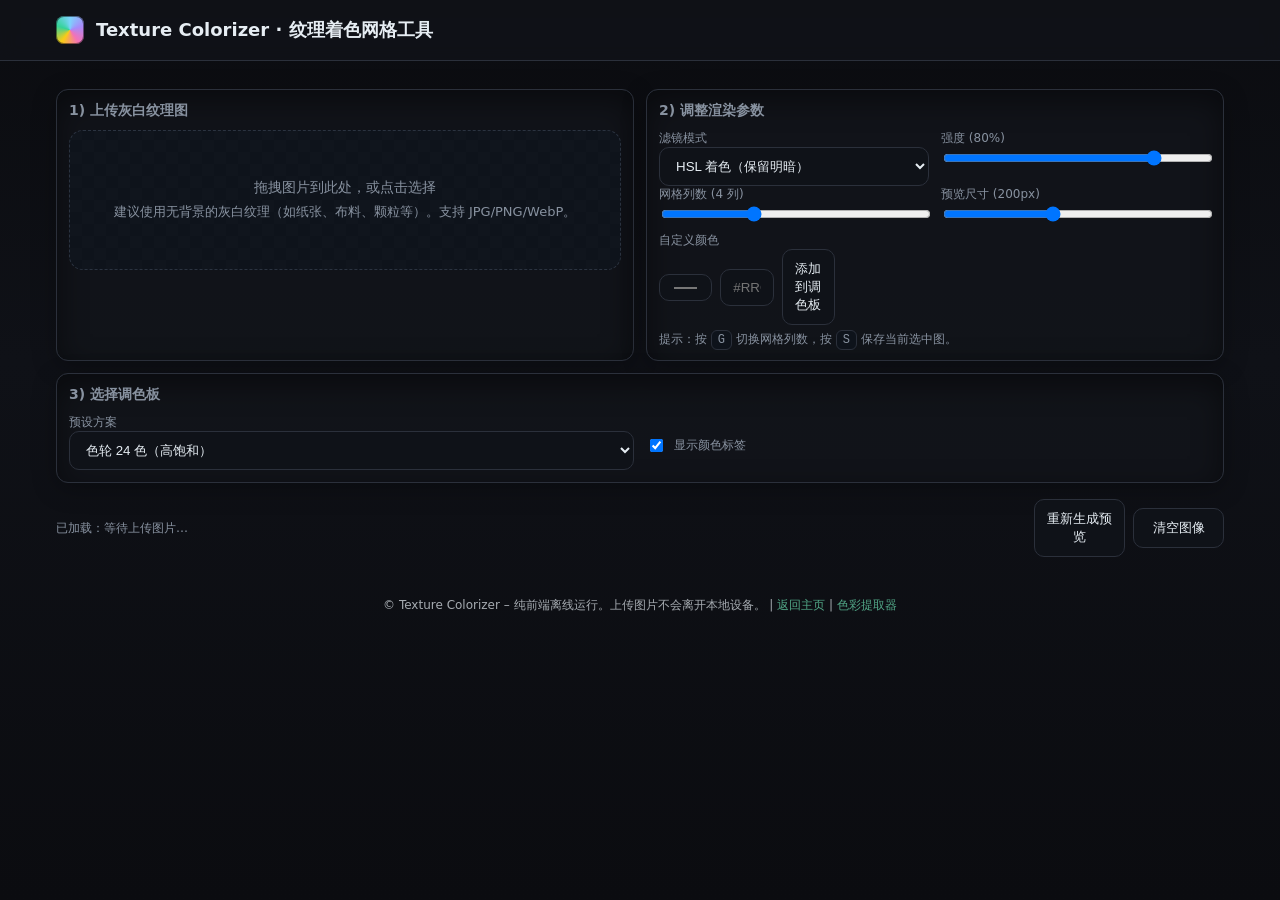
<file: colorizer/index.html>
<!doctype html>
<html lang="zh-CN">
<head>
  <meta charset="utf-8" />
  <meta name="viewport" content="width=device-width, initial-scale=1" />
  <title>Texture Colorizer – 网格滤镜工具</title>
  <meta name="description" content="给灰白纹理图快速着色，网格预览，点击可导出。" />
  
  <!-- SEO 优化 -->
  <meta name="keywords" content="纹理着色, 图像处理, 滤镜工具, 色彩处理, HSL着色, 混合模式, 在线工具, 图像编辑" />
  <link rel="canonical" href="https://cyang39.github.io/colorizer/" />
  <meta name="robots" content="index,follow,max-image-preview:large" />
  
  <!-- Open Graph -->
  <meta property="og:type" content="website" />
  <meta property="og:site_name" content="Cyang39 · Texture Colorizer" />
  <meta property="og:title" content="Texture Colorizer – 网格滤镜工具" />
  <meta property="og:description" content="为灰白纹理图快速着色，支持多种混合模式，网格预览效果，点击即可导出高质量 PNG。" />
  <meta property="og:url" content="https://cyang39.github.io/colorizer/" />
  <meta property="og:image" content="https://cyang39.github.io/colorizer/og-colorizer.png" />
  
  <!-- Twitter Card -->
  <meta name="twitter:card" content="summary_large_image" />
  <meta name="twitter:title" content="Texture Colorizer – 网格滤镜工具" />
  <meta name="twitter:description" content="为灰白纹理图快速着色，支持多种混合模式，网格预览效果，点击即可导出高质量 PNG。" />
  <meta name="twitter:image" content="https://cyang39.github.io/colorizer/og-colorizer.png" />
  
  <!-- 多语言支持 -->
  <link rel="alternate" hreflang="zh-CN" href="https://cyang39.github.io/colorizer/">
  <link rel="alternate" hreflang="en" href="https://cyang39.github.io/colorizer/">
  
  <!-- PWA 支持 -->
  <link rel="manifest" href="/manifest.json">
  <meta name="theme-color" content="#44c2ff">
  <meta name="apple-mobile-web-app-capable" content="yes">
  <meta name="apple-mobile-web-app-status-bar-style" content="black-translucent">
  
  <!-- Favicon -->
  <link rel="icon" href="data:image/svg+xml,%3Csvg xmlns='http://www.w3.org/2000/svg' width='64' height='64'%3E%3Crect width='64' height='64' rx='12' fill='%230b0c10'/%3E%3Cdefs%3E%3ClinearGradient id='g' x1='0' y1='0' x2='1' y2='1'%3E%3Cstop offset='0' stop-color='%2344c2ff'/%3E%3Cstop offset='1' stop-color='%236ee7b7'/%3E%3C/linearGradient%3E%3C/defs%3E%3Crect width='40' height='40' x='12' y='12' rx='8' fill='url(%23g)'/%3E%3C/svg%3E">
  <style>
    :root{
      --bg: #0b0c10;
      --panel: #12141a;
      --muted: #8892a0;
      --text: #e6edf3;
      --accent: #44c2ff;
      --accent-2: #6ee7b7;
      --ring: #2b303b;
      --gap: 12px;
    }
    *{box-sizing:border-box}
    html,body{height:100%}
    body{
      margin:0;
      font-family: ui-sans-serif, system-ui, -apple-system, Segoe UI, Roboto, "Helvetica Neue", Arial, "Noto Sans", "Apple Color Emoji", "Segoe UI Emoji";
      background: linear-gradient(180deg, #0b0c10, #0f1117 40%, #0b0c10 100%);
      color:var(--text);
    }
    header{
      position:sticky; top:0; z-index:10;
      backdrop-filter: blur(8px);
      background:color-mix(in oklab, var(--panel) 70%, transparent);
      border-bottom:1px solid var(--ring);
    }
    .wrap{max-width:1200px; margin:0 auto; padding:16px;}
    .title{display:flex; align-items:center; gap:12px;}
    .logo{width:28px;height:28px;border-radius:8px;background:conic-gradient(from 0deg, #7dd3fc, #a78bfa, #f472b6, #facc15, #34d399, #7dd3fc); box-shadow:0 0 0 1px #0007 inset}
    h1{font-size:18px;margin:0}

    .controls{
      display:grid; grid-template-columns: repeat(12, 1fr); gap:var(--gap);
      padding-top:12px;
    }
    .card{
      background:color-mix(in oklab, var(--panel) 85%, #0000);
      border:1px solid var(--ring);
      border-radius:12px; padding:12px;
      box-shadow: 0 10px 30px #0007 inset, 0 6px 24px #0004;
    }
    .card h3{margin:0 0 10px 0; font-size:14px; color:var(--muted)}
    label{font-size:12px; color:var(--muted)}
    input[type="range"], select, input[type="color"], input[type="text"], button{
      width:100%;
      padding:10px 12px; border-radius:10px; border:1px solid var(--ring);
      background:#0f1218; color:var(--text);
      outline: none;
    }
    input[type="range"]{padding:0}
    .row{display:grid; grid-template-columns:1fr 1fr; gap:var(--gap);}
    .row3{display:grid; grid-template-columns:1fr 1fr 1fr; gap:var(--gap);}
    .inline{display:flex; align-items:center; gap:8px}

    .dropzone{
      display:flex; align-items:center; justify-content:center; text-align:center;
      min-height:140px; border:1.5px dashed #2b3340; border-radius:14px; cursor:pointer;
      background: repeating-conic-gradient(from 0deg, #10151d 0 25%, #0e131b 0 50%) 0/24px 24px;
      transition: border-color .2s, transform .15s;
    }
    .dropzone:hover{border-color:var(--accent)}
    .dropzone.drag{transform: scale(0.99); border-color: var(--accent-2)}
    .dropzone input{display:none}
    .dz-text{color:var(--muted); font-size:13px}

    .grid{display:grid; gap:var(--gap); grid-template-columns: repeat(auto-fill, minmax(var(--min, 180px), 1fr));}
    .tile{
      position:relative; border-radius:12px; overflow:hidden; border:1px solid var(--ring);
      background: #111;
      box-shadow: 0 2px 10px #0009;
    }
    .tile canvas{display:block; width:100%; height:auto;}
    .chip{position:absolute; left:8px; top:8px; font-size:12px; padding:6px 8px; border-radius:8px; color:#0a0a0a; font-weight:600; background:#fff; mix-blend: soft-light;}
    .tile footer{
      display:flex; align-items:center; justify-content:space-between; gap:6px;
      padding:8px 10px; font-size:12px; color:var(--muted);
      background:linear-gradient(180deg, #0b0f14, #0a0d12);
      border-top:1px solid var(--ring);
    }
    .tile button{border-radius:8px; padding:6px 8px; font-size:12px}

    .gridbar{display:flex; align-items:center; justify-content:space-between; gap:16px; margin:16px 0;}

    dialog{border:none; border-radius:14px; padding:0; max-width:min(92vw, 1200px); background: #0d1117; color:var(--text);}
    dialog::backdrop{background:#000a}
    .modal-head{display:flex; align-items:center; justify-content:space-between; padding:12px 14px; border-bottom:1px solid var(--ring)}
    .modal-body{padding:12px 14px}
    .modal-body canvas{max-width:100%; height:auto; display:block; border-radius:10px;}

    .hint{font-size:12px; color:var(--muted)}
    .kbd{font-family: ui-monospace, SFMono-Regular, Menlo, Monaco, Consolas, "Liberation Mono", "Courier New", monospace; font-size:12px; background:#0e131b; border:1px solid var(--ring); padding:2px 6px; border-radius:6px}

    .footer{opacity:.7; font-size:12px; text-align:center; padding:12px 0 24px}
    .sr-only{position:absolute!important; height:1px;width:1px;overflow:hidden;clip:rect(1px,1px,1px,1px)}
  </style>
</head>
<body>
  <header>
    <div class="wrap">
      <div class="title">
        <div class="logo" aria-hidden="true"></div>
        <h1>Texture Colorizer · 纹理着色网格工具</h1>
      </div>
    </div>
  </header>

  <main class="wrap" id="app">
    <section class="controls">
      <div class="card" style="grid-column: span 6">
        <h3>1) 上传灰白纹理图</h3>
        <label class="dropzone" id="dropzone">
          <input type="file" id="file" accept="image/*" />
          <div>
            <div style="font-size:14px; margin-bottom:6px">拖拽图片到此处，或点击选择</div>
            <div class="dz-text">建议使用无背景的灰白纹理（如纸张、布料、颗粒等）。支持 JPG/PNG/WebP。</div>
          </div>
        </label>
        <div id="imgInfo" class="hint" style="margin-top:8px; display:none;"></div>
      </div>

      <div class="card" style="grid-column: span 6">
        <h3>2) 调整渲染参数</h3>
        <div class="row">
          <label>滤镜模式
            <select id="mode">
              <option value="colorize" selected>HSL 着色（保留明暗）</option>
              <option value="multiply">乘法混合 Multiply</option>
              <option value="screen">滤色 Screen</option>
              <option value="overlay">叠加 Overlay</option>
              <option value="softlight">柔光 Soft-Light</option>
            </select>
          </label>
          <label>强度 <span id="strengthVal" class="hint"></span>
            <input type="range" id="strength" min="0" max="100" value="80" />
          </label>
        </div>
        <div class="row">
          <label>网格列数 <span id="colsVal" class="hint"></span>
            <input type="range" id="cols" min="2" max="8" value="4" />
          </label>
          <label>预览尺寸 <span id="sizeVal" class="hint"></span>
            <input type="range" id="tileSize" min="120" max="320" value="200" />
          </label>
        </div>
        <div class="row3" style="margin-top:6px">
          <label>自定义颜色
            <div class="inline">
              <input type="color" id="customColor" value="#00a2ff" title="选择颜色" />
              <input type="text" id="customHex" placeholder="#RRGGBB 或 hsl(...)" />
              <button id="addColor">添加到调色板</button>
            </div>
          </label>
        </div>
        <div class="hint" style="margin-top:6px">提示：按 <span class="kbd">G</span> 切换网格列数，按 <span class="kbd">S</span> 保存当前选中图。</div>
      </div>

      <div class="card" style="grid-column: span 12">
        <h3>3) 选择调色板</h3>
        <div class="row">
          <label>预设方案
            <select id="palette">
              <option value="wheel24">色轮 24 色（高饱和）</option>
              <option value="wheel12">色轮 12 色（标准）</option>
              <option value="soft12">柔和 12 色（低饱和）</option>
              <option value="material">Material 基础 10 色</option>
              <option value="grads">蓝绿系 12 色</option>
            </select>
          </label>
          <div>
            <label class="inline" style="margin-top:22px">
              <input type="checkbox" id="labels" checked /> 显示颜色标签
            </label>
          </div>
        </div>
      </div>
    </section>

    <section class="gridbar">
      <div class="hint">已加载：<span id="state">等待上传图片…</span></div>
      <div class="inline">
        <button id="regen">重新生成预览</button>
        <button id="clear">清空图像</button>
      </div>
    </section>

    <section id="grid" class="grid" aria-live="polite"></section>

    <p class="footer">© Texture Colorizer – 纯前端离线运行。上传图片不会离开本地设备。 | <a href="/" style="color: var(--accent-2); text-decoration: none;">返回主页</a> | <a href="/palette/" style="color: var(--accent-2); text-decoration: none;">色彩提取器</a></p>
  </main>
  
  <!-- 结构化数据 -->
  <script type="application/ld+json">
  {
    "@context": "https://schema.org",
    "@type": "WebApplication",
    "name": "Texture Colorizer",
    "alternateName": "纹理着色工具",
    "applicationCategory": "MultimediaApplication",
    "operatingSystem": "Web Browser",
    "url": "https://cyang39.github.io/colorizer/",
    "description": "为灰白纹理图快速着色，支持多种混合模式，网格预览效果，点击即可导出高质量 PNG。",
    "author": {
      "@type": "Person",
      "name": "Cyang39",
      "url": "https://github.com/cyang39"
    },
    "publisher": {
      "@type": "Organization",
      "name": "Cyang39",
      "url": "https://github.com/cyang39"
    },
    "offers": {
      "@type": "Offer",
      "price": "0",
      "priceCurrency": "USD"
    },
    "featureList": [
      "HSL 着色模式",
      "乘法混合 Multiply",
      "滤色 Screen",
      "叠加 Overlay",
      "柔光 Soft-Light",
      "网格预览",
      "PNG 导出",
      "本地处理"
    ],
    "screenshot": "https://cyang39.github.io/colorizer/og-colorizer.png"
  }
  </script>

  <dialog id="modal">
    <div class="modal-head">
      <div class="inline">
        <strong id="modalTitle">预览</strong>
        <span id="modalMeta" class="hint"></span>
      </div>
      <div class="inline">
        <button id="download">下载 PNG</button>
        <button id="close">关闭</button>
      </div>
    </div>
    <div class="modal-body">
      <canvas id="fullCanvas"></canvas>
    </div>
  </dialog>

  <script>
  // ---------- 工具函数 ----------
  const $ = (sel, el=document) => el.querySelector(sel);
  const $$ = (sel, el=document) => [...el.querySelectorAll(sel)];
  const clamp = (n, a, b) => Math.max(a, Math.min(b, n));

  function hexToRgb(hex){
    if(!hex) return {r:0,g:0,b:0};
    if(hex.startsWith('hsl')){ // 支持 hsl() 输入
      const m = hex.match(/hsl\(\s*([\d.]+)\s*,\s*([\d.]+)%\s*,\s*([\d.]+)%\s*\)/i);
      if(m){
        const [h,s,l] = [parseFloat(m[1]), parseFloat(m[2])/100, parseFloat(m[3])/100];
        return hslToRgb(h, s, l);
      }
    }
    let h = hex.replace('#','').trim();
    if(h.length===3) h = h.split('').map(c=>c+c).join('');
    const num = parseInt(h, 16);
    return { r:(num>>16)&255, g:(num>>8)&255, b:num&255 };
  }
  function rgbToHex(r,g,b){
    return '#' + [r,g,b].map(v=>v.toString(16).padStart(2,'0')).join('');
  }
  function rgbToHsl(r,g,b){
    r/=255; g/=255; b/=255;
    const max = Math.max(r,g,b), min = Math.min(r,g,b);
    let h, s, l = (max+min)/2;
    if(max===min){ h=s=0; }
    else{
      const d = max-min;
      s = l>0.5 ? d/(2-max-min) : d/(max+min);
      switch(max){
        case r: h=(g-b)/d+(g<b?6:0); break;
        case g: h=(b-r)/d+2; break;
        case b: h=(r-g)/d+4; break;
      }
      h*=60;
    }
    return {h, s, l};
  }
  function hslToRgb(h,s,l){
    h = (h%360 + 360)%360;
    const C = (1 - Math.abs(2*l - 1)) * s;
    const X = C * (1 - Math.abs((h/60)%2 - 1));
    const m = l - C/2;
    let r=0,g=0,b=0;
    if(0<=h && h<60){ r=C; g=X; b=0; }
    else if(60<=h && h<120){ r=X; g=C; b=0; }
    else if(120<=h && h<180){ r=0; g=C; b=X; }
    else if(180<=h && h<240){ r=0; g=X; b=C; }
    else if(240<=h && h<300){ r=X; g=0; b=C; }
    else { r=C; g=0; b=X; }
    return { r: Math.round((r+m)*255), g: Math.round((g+m)*255), b: Math.round((b+m)*255) };
  }
  function luminance(r,g,b){
    // 相对亮度（假设 sRGB），输入 0..255
    return 0.2126*r + 0.7152*g + 0.0722*b; // 0..255
  }

  function drawCover(ctx, img, W, H){
    const iw = img.width, ih = img.height; const ir = iw/ih, r = W/H;
    let sw, sh, sx, sy;
    if(ir > r){ sh = ih; sw = sh*r; sx = (iw - sw)/2; sy = 0; }
    else { sw = iw; sh = sw/r; sx = 0; sy = (ih - sh)/2; }
    ctx.imageSmoothingQuality = 'high';
    ctx.drawImage(img, sx, sy, sw, sh, 0, 0, W, H);
  }

  // ---------- 混合模式 ----------
  function blendMultiply(a, b){ return a*b; }
  function blendScreen(a, b){ return 1 - (1-a)*(1-b); }
  function blendOverlay(a, b){ return a<0.5 ? 2*a*b : 1 - 2*(1-a)*(1-b); }
  function blendSoftLight(a, b){ return (1-2*b)*a*a + 2*b*a; }

  // 将图像进行“色相着色”：使用目标颜色的 H、S，保持像素的亮度为 L
  function colorizePixel(px, py, pz){ // px,py,pz ∈ [0,1]
    // 这里不做，函数体在 applyTint 中根据目标色动态设定
    return [px,py,pz];
  }

  // 主处理：对任意画布应用颜色滤镜
  function applyTintToCanvas(canvas, image, color, mode='colorize', strength=0.8){
    const ctx = canvas.getContext('2d', { willReadFrequently: true });
    // 画原图（cover）
    drawCover(ctx, image, canvas.width, canvas.height);
    const imgData = ctx.getImageData(0,0,canvas.width, canvas.height);
    const data = imgData.data;

    const {r:cr, g:cg, b:cb} = hexToRgb(color);
    const cR = cr/255, cG = cg/255, cB = cb/255;
    const {h:ch, s:cs} = rgbToHsl(cr,cg,cb);

    for(let i=0;i<data.length;i+=4){
      const r = data[i]/255, g = data[i+1]/255, b = data[i+2]/255;
      let nr=r, ng=g, nb=b;

      if(mode==='colorize'){
        // 以像素相对亮度近似 L
        const Y = luminance(data[i], data[i+1], data[i+2]) / 255; // 0..1
        const rgbC = hslToRgb(ch, cs, Y);
        nr = rgbC.r/255; ng = rgbC.g/255; nb = rgbC.b/255;
      } else if(mode==='multiply'){
        nr = blendMultiply(r, cR); ng = blendMultiply(g, cG); nb = blendMultiply(b, cB);
      } else if(mode==='screen'){
        nr = blendScreen(r, cR); ng = blendScreen(g, cG); nb = blendScreen(b, cB);
      } else if(mode==='overlay'){
        nr = blendOverlay(r, cR); ng = blendOverlay(g, cG); nb = blendOverlay(b, cB);
      } else if(mode==='softlight'){
        nr = blendSoftLight(r, cR); ng = blendSoftLight(g, cG); nb = blendSoftLight(b, cB);
      }

      // 强度混合：原图 => 混合图
      const s = strength;
      data[i  ] = Math.round(255 * (r*(1-s) + nr*s));
      data[i+1] = Math.round(255 * (g*(1-s) + ng*s));
      data[i+2] = Math.round(255 * (b*(1-s) + nb*s));
      // 保留原始 alpha
    }
    ctx.putImageData(imgData, 0, 0);
  }

  // ---------- 生成调色板 ----------
  function genWheel(n=12, s=0.85, l=0.50){
    return Array.from({length:n}, (_,i)=>{
      const h = Math.round((360/n)*i);
      const {r,g,b} = hslToRgb(h, s, l);
      return rgbToHex(r,g,b);
    });
  }
  function genSoft(n=12){ return genWheel(n, 0.45, 0.60); }
  function materialBase(){
    return ['#f44336','#e91e63','#9c27b0','#673ab7','#3f51b5','#2196f3','#03a9f4','#00bcd4','#009688','#4caf50'];
  }
  function blueGreen(){ // 蓝绿过渡
    return [
      '#e6f0ff','#cfe7ff','#b8ddff','#a1d4ff','#8acaff','#74c0ff',
      '#5db6f2','#46abc9','#30a1a1','#2a8f87','#247e6d','#1f6c54'
    ];
  }

  // ---------- 状态 ----------
  const state = {
    img: null,
    imgURL: '',
    colors: genWheel(24, 0.85, 0.55),
    mode: 'colorize',
    strength: 0.8,
    cols: 4,
    tileSize: 200,
    labels: true,
    lastClicked: null,
  };

  // ---------- UI 绑定 ----------
  const grid = $('#grid');
  const dz = $('#dropzone');
  const file = $('#file');
  const mode = $('#mode');
  const strength = $('#strength');
  const strengthVal = $('#strengthVal');
  const cols = $('#cols');
  const colsVal = $('#colsVal');
  const tileSize = $('#tileSize');
  const sizeVal = $('#sizeVal');
  const palette = $('#palette');
  const labels = $('#labels');
  const addColor = $('#addColor');
  const customColor = $('#customColor');
  const customHex = $('#customHex');
  const regen = $('#regen');
  const clearBtn = $('#clear');
  const info = $('#imgInfo');
  const stateSpan = $('#state');

  function setHints(){
    strengthVal.textContent = `(${Math.round(state.strength*100)}%)`;
    colsVal.textContent = `(${state.cols} 列)`;
    sizeVal.textContent = `(${state.tileSize}px)`;
  }

  function updateCSS(){
    grid.style.setProperty('--min', state.tileSize + 'px');
  }

  function onFile(fileObj){
    const url = URL.createObjectURL(fileObj);
    const img = new Image();
    img.onload = ()=>{
      state.img = img; state.imgURL = url;
      info.style.display = 'block';
      info.textContent = `源图尺寸：${img.width} × ${img.height}`;
      stateSpan.textContent = '已加载图片，正在生成预览…';
      renderGrid();
    };
    img.onerror = ()=>{
      URL.revokeObjectURL(url);
      alert('无法加载该图片，请重试');
    };
    img.src = url;
  }

  dz.addEventListener('click', ()=> file.click());
  dz.addEventListener('dragover', e=>{ e.preventDefault(); dz.classList.add('drag'); });
  dz.addEventListener('dragleave', ()=> dz.classList.remove('drag'));
  dz.addEventListener('drop', e=>{
    e.preventDefault(); dz.classList.remove('drag');
    const f = e.dataTransfer.files?.[0]; if(f) onFile(f);
  });
  file.addEventListener('change', e=>{ const f = e.target.files?.[0]; if(f) onFile(f); });

  mode.addEventListener('change', ()=>{ state.mode = mode.value; renderGrid(); });
  strength.addEventListener('input', ()=>{ state.strength = strength.value/100; setHints(); renderGridLight(); });
  cols.addEventListener('input', ()=>{ state.cols = +cols.value; grid.style.gridTemplateColumns = `repeat(${state.cols}, 1fr)`; setHints(); });
  tileSize.addEventListener('input', ()=>{ state.tileSize = +tileSize.value; updateCSS(); setHints(); renderGrid(); });
  labels.addEventListener('change', ()=>{ state.labels = labels.checked; $$('.chip').forEach(c=>c.style.display = state.labels? 'inline-flex':'none'); });

  palette.addEventListener('change', ()=>{
    const v = palette.value;
    if(v==='wheel24') state.colors = genWheel(24, 0.85, 0.55);
    if(v==='wheel12') state.colors = genWheel(12, 0.85, 0.55);
    if(v==='soft12') state.colors = genSoft(12);
    if(v==='material') state.colors = materialBase();
    if(v==='grads') state.colors = blueGreen();
    renderGrid();
  });

  addColor.addEventListener('click', ()=>{
    const hex = (customHex.value || customColor.value || '').trim();
    if(!hex) return;
    try{
      const {r,g,b} = hexToRgb(hex); // 校验
      const out = rgbToHex(r,g,b);
      state.colors.unshift(out);
      customHex.value='';
      renderGrid();
    }catch(err){ alert('颜色格式不正确，示例：#00a2ff 或 hsl(200,80%,50%)'); }
  });

  regen.addEventListener('click', ()=> renderGrid());
  clearBtn.addEventListener('click', ()=>{
    state.img = null; state.imgURL=''; grid.innerHTML=''; info.style.display='none'; stateSpan.textContent='等待上传图片…';
  });

  // 快捷键
  window.addEventListener('keydown', (e)=>{
    if(e.key.toLowerCase()==='g'){
      cols.value = String(clamp(state.cols % 8 + 1, 2, 8));
      cols.dispatchEvent(new Event('input'));
    }
  });

  // ---------- 渲染 ----------
  function makeTile(color){
    const wrap = document.createElement('div');
    wrap.className = 'tile';
    const chip = document.createElement('span');
    chip.className = 'chip'; chip.textContent = color.toUpperCase();
    const cvs = document.createElement('canvas');
    cvs.width = state.tileSize; cvs.height = state.tileSize;
    const foot = document.createElement('footer');
    const btn = document.createElement('button'); btn.textContent = '查看/下载';
    const meta = document.createElement('span'); meta.textContent = state.mode;

    foot.appendChild(meta); foot.appendChild(btn);
    wrap.appendChild(cvs); wrap.appendChild(chip); wrap.appendChild(foot);

    if(!state.labels) chip.style.display='none';

    btn.addEventListener('click', ()=> openModal(color));
    wrap.addEventListener('click', (ev)=>{ if(ev.target===cvs) openModal(color); });

    // 首次绘制
    if(state.img){ applyTintToCanvas(cvs, state.img, color, state.mode, state.strength); }
    return wrap;
  }

  function renderGrid(){
    grid.innerHTML = '';
    updateCSS(); setHints();
    grid.style.gridTemplateColumns = `repeat(${state.cols}, 1fr)`;
    if(!state.img){ stateSpan.textContent = '等待上传图片…'; return; }
    const frag = document.createDocumentFragment();
    for(const c of state.colors){ frag.appendChild(makeTile(c)); }
    grid.appendChild(frag);
    stateSpan.textContent = `预览 ${state.colors.length} 色 · 模式 ${state.mode}`;
  }

  function renderGridLight(){
    // 仅更新画布（调强度时更顺滑）
    $$('.tile').forEach((tile, idx)=>{
      const cvs = $('canvas', tile);
      const chip = $('.chip', tile);
      const color = chip.textContent;
      if(state.img && cvs){ applyTintToCanvas(cvs, state.img, color, state.mode, state.strength); }
    });
  }

  // ---------- Modal 预览 & 导出 ----------
  const modal = $('#modal');
  const fullCanvas = $('#fullCanvas');
  const modalTitle = $('#modalTitle');
  const modalMeta = $('#modalMeta');
  const downloadBtn = $('#download');
  const closeBtn = $('#close');

  function openModal(color){
    if(!state.img) return;
    // 以原始尺寸生成（限制最大边 2000，避免过大）
    const maxSide = 2000;
    const iw = state.img.width, ih = state.img.height;
    const scale = Math.min(1, maxSide / Math.max(iw, ih));
    fullCanvas.width = Math.round(iw*scale);
    fullCanvas.height = Math.round(ih*scale);
    applyTintToCanvas(fullCanvas, state.img, color, state.mode, state.strength);
    modalTitle.textContent = '预览 ' + color.toUpperCase();
    modalMeta.textContent = `模式 ${state.mode} · 强度 ${Math.round(state.strength*100)}% · 输出 ${fullCanvas.width}×${fullCanvas.height}`;
    modal.showModal();
    state.lastClicked = color;
  }
  downloadBtn.addEventListener('click', ()=>{
    if(!fullCanvas.width) return;
    const a = document.createElement('a');
    const ts = new Date().toISOString().replace(/[:.]/g,'-');
    a.download = `colorized_${(state.lastClicked||'color').replace('#','')}_${ts}.png`;
    a.href = fullCanvas.toDataURL('image/png');
    a.click();
  });
  closeBtn.addEventListener('click', ()=> modal.close());
  modal.addEventListener('close', ()=> { /* 清理如需 */ });

  // 初始化 hint
  setHints(); updateCSS();
  </script>
</body>
</html>
</file>
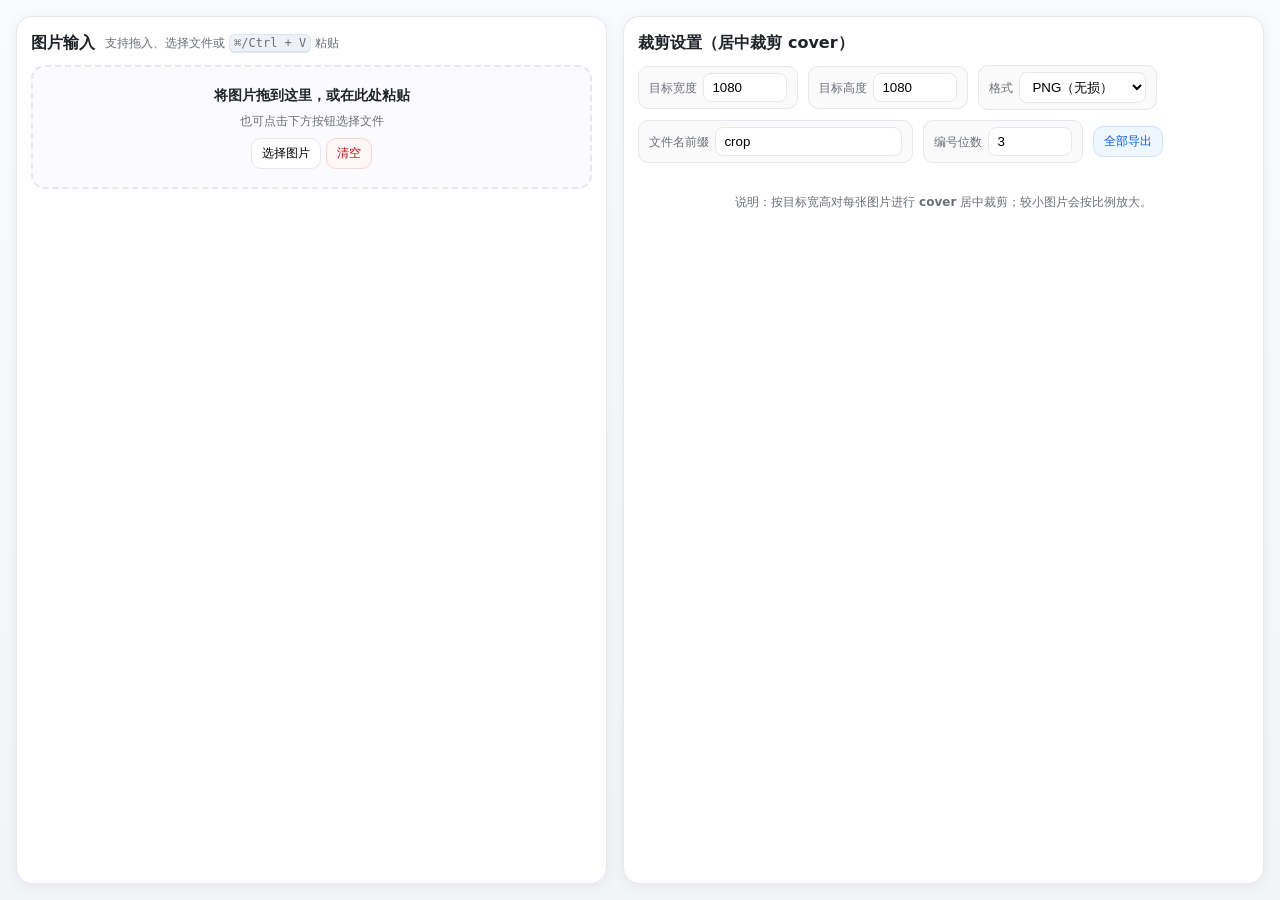
<file: middle_crop/index.html>
<!DOCTYPE html>
<html lang="zh-CN">
<head>
<meta charset="UTF-8" />
<title>批量裁剪图片 · 居中裁剪（cover）</title>
<meta name="viewport" content="width=device-width, initial-scale=1" />

<!-- Favicon and Icons -->
<link rel="icon" href="data:image/svg+xml,%3Csvg xmlns='http://www.w3.org/2000/svg' width='64' height='64'%3E%3Crect width='64' height='64' rx='12' fill='%23f5f7fb'/%3E%3Cdefs%3E%3ClinearGradient id='g1' x1='0' y1='0' x2='1' y2='1'%3E%3Cstop offset='0' stop-color='%234facfe'/%3E%3Cstop offset='0.5' stop-color='%2300f2fe'/%3E%3Cstop offset='1' stop-color='%2343e97b'/%3E%3C/linearGradient%3E%3C/defs%3E%3Crect x='12' y='12' width='40' height='40' rx='8' fill='url(%23g1)'/%3E%3Ctext x='32' y='38' text-anchor='middle' font-size='18' font-family='system-ui' fill='white'%3E📎%3C/text%3E%3C/svg%3E">
<link rel="apple-touch-icon" href="data:image/svg+xml,%3Csvg xmlns='http://www.w3.org/2000/svg' width='180' height='180'%3E%3Crect width='180' height='180' rx='30' fill='%23f5f7fb'/%3E%3Cdefs%3E%3ClinearGradient id='g1' x1='0' y1='0' x2='1' y2='1'%3E%3Cstop offset='0' stop-color='%234facfe'/%3E%3Cstop offset='0.5' stop-color='%2300f2fe'/%3E%3Cstop offset='1' stop-color='%2343e97b'/%3E%3C/linearGradient%3E%3C/defs%3E%3Crect x='30' y='30' width='120' height='120' rx='20' fill='url(%23g1)'/%3E%3Ctext x='90' y='105' text-anchor='middle' font-size='36' font-family='system-ui' fill='white'%3E📎%3C/text%3E%3Ctext x='90' y='170' text-anchor='middle' font-size='16' font-family='system-ui' fill='%236a6f76'%3E批量裁剪%3C/text%3E%3C/svg%3E">
<style>
  :root{
    --panel:#fff; --bg:#f5f7fb; --border:#e6e7ef; --text:#1f2328; --muted:#6a6f76; --accent:#1677ff;
    --radius:16px; --shadow:0 2px 14px rgba(0,0,0,.06);
  }
  *{box-sizing:border-box}
  html,body{height:100%}
  body{
    margin:0; background:linear-gradient(180deg,#fafbff,#f2f4f7);
    font:14px/1.5 system-ui,-apple-system,"Segoe UI",Roboto,"Helvetica Neue",Arial,"PingFang SC","Microsoft YaHei","Noto Sans",sans-serif;
    color:var(--text);
  }
  .app{display:flex; gap:16px; height:100%; padding:16px}
  .panel{
    background:var(--panel); border:1px solid var(--border); border-radius:var(--radius);
    box-shadow:var(--shadow); display:flex; flex-direction:column; min-height:0;
  }
  .left{flex:1 1 48%; padding:14px}
  .right{flex:1 1 52%; padding:14px}
  .header{display:flex; align-items:center; gap:10px; margin-bottom:10px}
  .header h2{margin:0; font-size:16px; font-weight:600}
  .hint{color:var(--muted); font-size:12px}

  .dropzone{
    display:flex; align-items:center; justify-content:center; text-align:center;
    border:2px dashed var(--border); border-radius:14px; padding:18px; min-height:120px;
    background:#fbfbfe; transition:.2s ease border-color,.2s ease background;
  }
  .dropzone.dragover{border-color:var(--accent); background:#f0f6ff}
  .thumbs{
    margin-top:10px; overflow:auto; display:grid; grid-template-columns:repeat(3,minmax(0,1fr)); gap:10px; padding:2px;
  }
  .thumb{
    border:1px solid var(--border); border-radius:12px; background:#fff; padding:8px; display:flex; gap:8px; align-items:center;
  }
  .thumb .ph{
    width:68px; height:68px; border-radius:10px; background-size:cover; background-position:center; border:1px solid rgba(0,0,0,.06); flex-shrink:0;
  }
  .thumb .meta{min-width:0; display:flex; flex-direction:column; gap:6px; flex:1}
  .name{font-size:12px; white-space:nowrap; overflow:hidden; text-overflow:ellipsis}
  .row{display:flex; align-items:center; gap:10px; flex-wrap:wrap}
  .row label{color:var(--muted); font-size:12px}
  .ctrl{display:flex; align-items:center; gap:6px; background:#fafafb; border:1px solid var(--border); padding:6px 10px; border-radius:10px}
  input[type="number"]{width:84px; padding:6px 8px; border:1px solid var(--border); border-radius:8px; background:#fff; outline:none}
  select, input[type="text"]{padding:6px 8px; border:1px solid var(--border); border-radius:8px; background:#fff; outline:none}
  input[type="range"]{width:160px}
  kbd{background:#eef1f7; border:1px solid #dfe3eb; border-bottom-width:2px; padding:.1em .35em; border-radius:6px}

  .previews{margin-top:10px; overflow:auto; padding:2px; display:grid; gap:10px; grid-template-columns:repeat(2,minmax(0,1fr))}
  .card{
    border:1px solid var(--border); border-radius:12px; padding:10px; background:#fff; display:flex; flex-direction:column; gap:10px;
  }
  .cropbox{
    position:relative; width:100%; background:#f6f7fb; border:1px solid #ececf3; border-radius:10px; overflow:hidden;
  }
  .cropbox .fit{
    position:absolute; inset:0; background-position:center; background-repeat:no-repeat; background-size:cover; /* cover=居中裁剪预览 */
  }
  .card .line{display:flex; align-items:center; justify-content:space-between; gap:10px}
  .btn{
    appearance:none; border:1px solid var(--border); background:#fff; padding:6px 10px; border-radius:10px; cursor:pointer; font-size:12px;
    transition:.15s ease background,.15s ease border-color; white-space:nowrap;
  }
  .btn:hover{background:#f5f7fb}
  .btn-danger{border-color:#f4d5d5; color:#b11; background:#fff7f7}
  .btn-primary{border-color:#cfe2ff; color:#0b5ed7; background:#eef6ff}
  .footer{margin-top:6px; text-align:center; color:var(--muted); font-size:12px}
  @media (max-width: 980px){
    .app{flex-direction:column}
    .thumbs{grid-template-columns:repeat(2,minmax(0,1fr))}
    .previews{grid-template-columns:repeat(1,minmax(0,1fr))}
  }
</style>
</head>
<body>
<div class="app">
  <!-- 左侧：输入 -->
  <section class="panel left" aria-label="图片输入">
    <div class="header">
      <h2>图片输入</h2>
      <span class="hint">支持拖入、选择文件或 <kbd>⌘/Ctrl + V</kbd> 粘贴</span>
    </div>
    <div id="dropzone" class="dropzone" tabindex="0">
      <div>
        <div style="font-weight:600;margin-bottom:6px">将图片拖到这里，或在此处粘贴</div>
        <div class="hint">也可点击下方按钮选择文件</div>
        <div style="margin-top:8px;text-align:center">
          <button id="pickBtn" class="btn">选择图片</button>
          <input id="fileInput" type="file" accept="image/*" multiple hidden />
          <button id="clearBtn" class="btn btn-danger" title="清空所有图片">清空</button>
        </div>
      </div>
    </div>

    <div id="thumbs" class="thumbs" aria-label="原图列表"></div>
  </section>

  <!-- 右侧：设置与结果 -->
  <section class="panel right" aria-label="裁剪设置与结果">
    <div class="header">
      <h2>裁剪设置（居中裁剪 cover）</h2>
    </div>

    <div class="row" style="margin-bottom:10px">
      <div class="ctrl">
        <label for="tw">目标宽度</label>
        <input id="tw" type="number" min="16" max="10000" step="1" value="1080" />
      </div>
      <div class="ctrl">
        <label for="th">目标高度</label>
        <input id="th" type="number" min="16" max="10000" step="1" value="1080" />
      </div>
      <div class="ctrl">
        <label for="fmt">格式</label>
        <select id="fmt">
          <option value="image/png">PNG（无损）</option>
          <option value="image/jpeg">JPEG（有损）</option>
          <option value="image/webp">WebP（有损）</option>
        </select>
      </div>
      <div class="ctrl" id="qWrap">
        <label for="quality">质量</label>
        <input id="quality" type="range" min="0.5" max="1" step="0.01" value="0.92" />
        <span id="qVal" class="hint">0.92</span>
      </div>
      <div class="ctrl">
        <label for="prefix">文件名前缀</label>
        <input id="prefix" type="text" value="crop" />
      </div>
      <div class="ctrl">
        <label for="padlen">编号位数</label>
        <input id="padlen" type="number" min="1" max="4" step="1" value="3" />
      </div>
      <button id="exportAll" class="btn btn-primary">全部导出</button>
    </div>

    <div id="previews" class="previews" aria-label="裁剪预览"></div>
    <div class="footer">说明：按目标宽高对每张图片进行 <b>cover</b> 居中裁剪；较小图片会按比例放大。</div>
  </section>
</div>

<script>
(() => {
  const state = { items: [] }; // {id, url, name, w?, h?}

  // DOM
  const dropzone = document.getElementById('dropzone');
  const thumbsEl = document.getElementById('thumbs');
  const fileInput = document.getElementById('fileInput');
  const pickBtn = document.getElementById('pickBtn');
  const clearBtn = document.getElementById('clearBtn');

  const tw = document.getElementById('tw');
  const th = document.getElementById('th');
  const fmt = document.getElementById('fmt');
  const qWrap = document.getElementById('qWrap');
  const qInput = document.getElementById('quality');
  const qVal = document.getElementById('qVal');
  const prefix = document.getElementById('prefix');
  const padlen = document.getElementById('padlen');
  const previewsEl = document.getElementById('previews');
  const exportAllBtn = document.getElementById('exportAll');

  // Utils
  const clamp = (v, a, b) => Math.max(a, Math.min(b, v));
  const pad = (n, len=3) => String(n).padStart(len,'0');

  function addFiles(files){
    const list = Array.from(files).filter(f => f.type && f.type.startsWith('image/'));
    for (const f of list){
      const url = URL.createObjectURL(f);
      state.items.push({ id: Date.now() + Math.random(), url, name: f.name || 'image' });
    }
    renderThumbs(); renderPreviews();
  }

  async function loadImage(item){
    if (item._img && item._img.complete) return item._img;
    const img = new Image();
    img.src = item.url;
    await (img.decode ? img.decode() : new Promise((res,rej)=>{ img.onload=res; img.onerror=rej; }));
    item._img = img; item.w = img.naturalWidth; item.h = img.naturalHeight;
    return img;
  }

  function renderThumbs(){
    thumbsEl.innerHTML = '';
    state.items.forEach((it, idx) => {
      const row = document.createElement('div');
      row.className = 'thumb';

      const ph = document.createElement('div');
      ph.className = 'ph';
      ph.style.backgroundImage = `url("${it.url}")`;

      const meta = document.createElement('div');
      meta.className = 'meta';

      const nm = document.createElement('div');
      nm.className = 'name';
      nm.textContent = it.name;

      const actions = document.createElement('div');
      actions.className = 'row';

      const upBtn = document.createElement('button');
      upBtn.className = 'btn'; upBtn.textContent = '上移';
      upBtn.onclick = () => { if (idx>0){ const t=state.items.splice(idx,1)[0]; state.items.splice(idx-1,0,t); renderThumbs(); renderPreviews(); }};

      const downBtn = document.createElement('button');
      downBtn.className = 'btn'; downBtn.textContent = '下移';
      downBtn.onclick = () => { if (idx<state.items.length-1){ const t=state.items.splice(idx,1)[0]; state.items.splice(idx+1,0,t); renderThumbs(); renderPreviews(); }};

      const rmBtn = document.createElement('button');
      rmBtn.className = 'btn btn-danger'; rmBtn.textContent = '删除';
      rmBtn.onclick = () => { removeAt(idx); };

      actions.appendChild(upBtn); actions.appendChild(downBtn); actions.appendChild(rmBtn);
      meta.appendChild(nm); meta.appendChild(actions);
      row.appendChild(ph); row.appendChild(meta);
      thumbsEl.appendChild(row);
    });
  }

  function removeAt(i){
    const [it] = state.items.splice(i,1);
    try{ if (it?.url?.startsWith('blob:')) URL.revokeObjectURL(it.url); }catch{}
    renderThumbs(); renderPreviews();
  }

  function clearAll(){
    state.items.forEach(it => { try{ if (it.url?.startsWith('blob:')) URL.revokeObjectURL(it.url); }catch{} });
    state.items = [];
    renderThumbs(); renderPreviews();
  }

  function renderPreviews(){
    const W = clamp(+tw.value||1080, 16, 10000);
    const H = clamp(+th.value||1080, 16, 10000);
    previewsEl.innerHTML = '';

    const ratio = (H / W) * 100; // padding-top 百分比
    state.items.forEach((it, idx) => {
      const card = document.createElement('div');
      card.className = 'card';

      const box = document.createElement('div');
      box.className = 'cropbox';
      box.style.aspectRatio = `${W} / ${H}`; // 现代浏览器
      if (!('aspectRatio' in document.documentElement.style)) {
        box.style.position = 'relative';
        const sizer = document.createElement('div');
        sizer.style.paddingTop = ratio + '%';
        box.appendChild(sizer);
      }
      const fit = document.createElement('div');
      fit.className = 'fit';
      fit.style.backgroundImage = `url("${it.url}")`;
      box.appendChild(fit);

      const line = document.createElement('div');
      line.className = 'line';
      const label = document.createElement('div');
      label.className = 'name';
      label.textContent = `${prefix.value}-${pad(idx+1, +padlen.value||3)}.${extOf(fmt.value)}`;

      const dlBtn = document.createElement('button');
      dlBtn.className = 'btn btn-primary';
      dlBtn.textContent = '下载';
      dlBtn.onclick = () => downloadOne(idx);

      line.appendChild(label); line.appendChild(dlBtn);
      card.appendChild(box); card.appendChild(line);
      previewsEl.appendChild(card);
    });

    // 质量控件显隐
    qWrap.style.display = (fmt.value === 'image/png') ? 'none' : 'flex';
  }

  function extOf(mime){
    if (mime === 'image/png') return 'png';
    if (mime === 'image/jpeg') return 'jpg';
    return 'webp';
  }

  async function cropToBlob(item, W, H, mime, quality){
    const img = await loadImage(item);
    const sx = 0, sy = 0, sw = img.naturalWidth, sh = img.naturalHeight;

    // cover：按比例放大/缩小以完全覆盖目标画布，然后以中心为基准裁剪
    const scale = Math.max(W / sw, H / sh);
    const dw = Math.round(sw * scale);
    const dh = Math.round(sh * scale);

    const dx = Math.round((W - dw) / 2);
    const dy = Math.round((H - dh) / 2);

    const canvas = document.createElement('canvas');
    canvas.width = W; canvas.height = H;
    const ctx = canvas.getContext('2d');
    ctx.imageSmoothingEnabled = true;
    ctx.imageSmoothingQuality = 'high';
    ctx.clearRect(0,0,W,H);
    ctx.drawImage(img, sx, sy, sw, sh, dx, dy, dw, dh);

    return await new Promise((resolve) => {
      canvas.toBlob((blob)=> resolve(blob), mime, mime==='image/png'?undefined:quality);
    });
  }

  async function downloadOne(index){
    const W = clamp(+tw.value||1080, 16, 10000);
    const H = clamp(+th.value||1080, 16, 10000);
    const mime = fmt.value;
    const quality = clamp(+qInput.value||0.92, 0.5, 1);
    const item = state.items[index];
    if (!item) return;

    const blob = await cropToBlob(item, W, H, mime, quality);
    if (!blob){ alert('导出失败'); return; }
    const url = URL.createObjectURL(blob);
    const name = `${prefix.value}-${pad(index+1, +padlen.value||3)}.${extOf(mime)}`;
    const a = document.createElement('a');
    a.href = url; a.download = name; document.body.appendChild(a); a.click(); a.remove();
    setTimeout(()=>URL.revokeObjectURL(url), 1000);
  }

  async function downloadAll(){
    if (state.items.length === 0){ alert('请先添加图片'); return; }
    exportAllBtn.disabled = true; exportAllBtn.textContent = '导出中…';

    const W = clamp(+tw.value||1080, 16, 10000);
    const H = clamp(+th.value||1080, 16, 10000);
    const mime = fmt.value;
    const quality = clamp(+qInput.value||0.92, 0.5, 1);

    // 逐张导出，避免阻塞；浏览器可能会询问“是否允许多个文件下载”
    for (let i=0;i<state.items.length;i++){
      const blob = await cropToBlob(state.items[i], W, H, mime, quality);
      if (blob){
        const url = URL.createObjectURL(blob);
        const name = `${prefix.value}-${pad(i+1, +padlen.value||3)}.${extOf(mime)}`;
        const a = document.createElement('a');
        a.href = url; a.download = name; document.body.appendChild(a); a.click(); a.remove();
        setTimeout(()=>URL.revokeObjectURL(url), 1000);
      }
      // 小延迟，提升稳定性
      await new Promise(r=>setTimeout(r, 90));
    }

    exportAllBtn.disabled = false; exportAllBtn.textContent = '全部导出';
  }

  // Events: 拖放/粘贴/选择
  dropzone.addEventListener('dragover', (e)=>{ e.preventDefault(); dropzone.classList.add('dragover'); });
  dropzone.addEventListener('dragleave', ()=> dropzone.classList.remove('dragover'));
  dropzone.addEventListener('drop', (e)=>{
    e.preventDefault(); dropzone.classList.remove('dragover');
    if (e.dataTransfer?.files?.length) addFiles(e.dataTransfer.files);
  });
  dropzone.addEventListener('paste', onPaste);
  window.addEventListener('paste', (e)=>{
    const a = document.activeElement;
    const isInput = a && (a.tagName==='INPUT' || a.tagName==='TEXTAREA' || a.isContentEditable);
    if (isInput && a!==dropzone) return;
    onPaste(e);
  });
  function onPaste(e){
    const items = e.clipboardData?.items ? Array.from(e.clipboardData.items) : [];
    const imgs = items.filter(it=> it.type && it.type.startsWith('image/'));
    if (!imgs.length) return;
    e.preventDefault();
    const files = imgs.map(it=>it.getAsFile()).filter(Boolean);
    addFiles(files);
  }
  pickBtn.onclick = ()=> fileInput.click();
  fileInput.onchange = (e)=>{ addFiles(e.target.files||[]); fileInput.value=''; };
  clearBtn.onclick = clearAll;

  // Settings changes
  [tw, th, fmt, qInput, prefix, padlen].forEach(el=>{
    el.addEventListener('input', ()=>{
      if (el===qInput) qVal.textContent = (+qInput.value).toFixed(2);
      renderPreviews();
    });
    el.addEventListener('change', renderPreviews);
  });
  exportAllBtn.onclick = downloadAll;

  // Init
  renderThumbs(); renderPreviews();

  // Cleanup
  window.addEventListener('beforeunload', ()=>{
    state.items.forEach(it=>{ try{ if (it.url?.startsWith('blob:')) URL.revokeObjectURL(it.url); }catch{} });
  });
})();
</script>
</body>
</html>
</file>
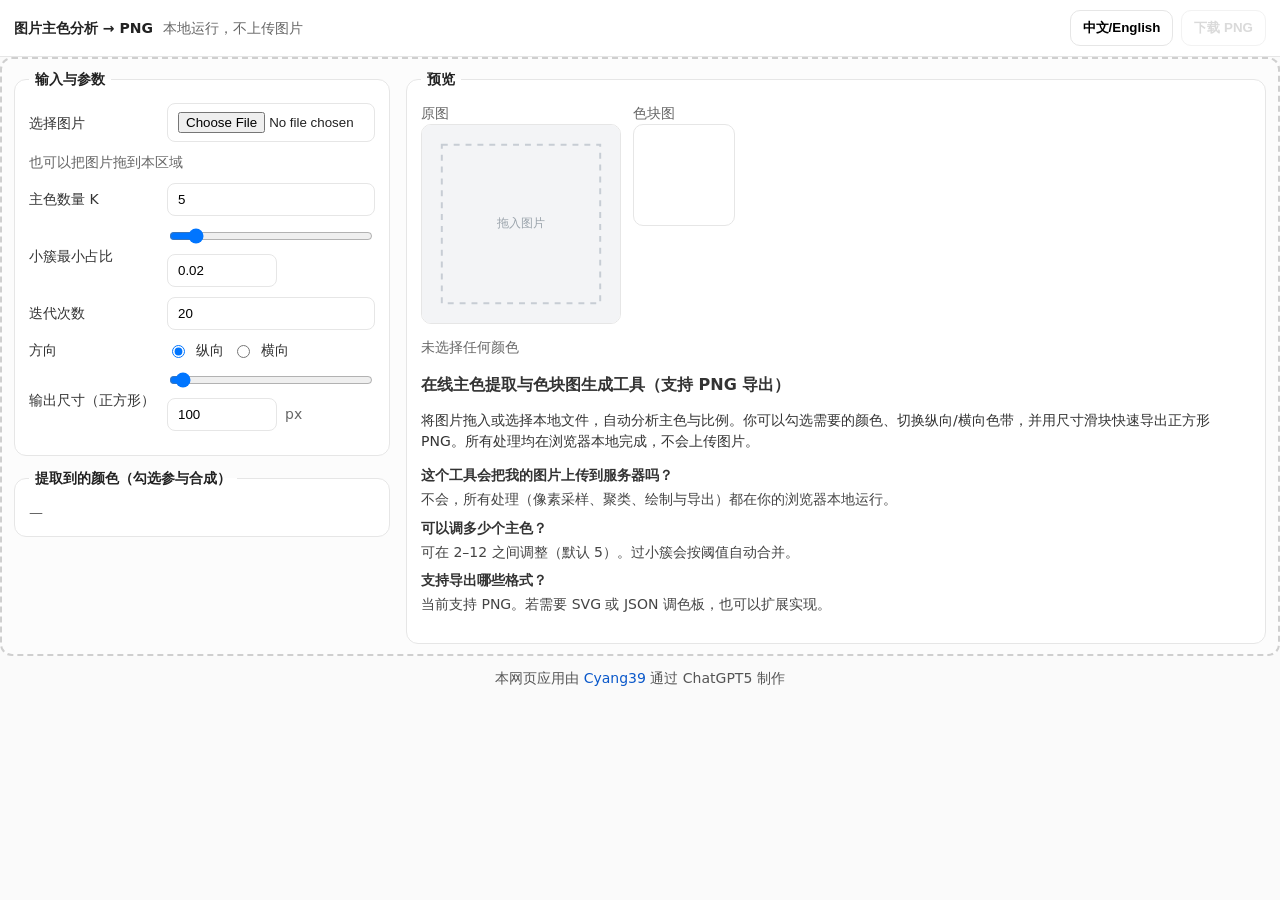
<file: palette/index.html>
<!doctype html>
<html lang="zh">
<head>
<meta charset="utf-8" />
<meta name="viewport" content="width=device-width,initial-scale=1" />

<title>图片主色分析 · 提取主色生成色块图（纵向/横向，PNG 导出）</title>
<meta name="description" content="在线图片主色提取工具：自动分析主色与占比，支持颜色勾选、纵向/横向色带、可调尺寸（默认正方形）、PNG 导出、拖拽图片、本地处理不上传。">
<meta name="keywords" content="主色, 主色提取, 调色板, 色板, 色块图, dominant colors, palette, k-means, PNG 导出, 在线工具, GitHub Pages">

<link rel="canonical" href="https://cyang39.github.io/palette/" />
<meta name="robots" content="index,follow,max-image-preview:large" />

<!-- Open Graph -->
<meta property="og:type" content="website" />
<meta property="og:site_name" content="Cyang39 · Palette Web App" />
<meta property="og:title" content="图片主色分析 · 提取主色生成色块图（纵向/横向，PNG 导出）" />
<meta property="og:description" content="无需上传，浏览器本地完成：提取主色与占比、勾选颜色、纵/横向色带、可调尺寸、PNG 导出、拖拽与中英文切换。" />
<meta property="og:url" content="https://cyang39.github.io/palette/" />
<meta property="og:image" content="https://cyang39.github.io/palette/og-palette.png" />

<!-- Twitter Card -->
<meta name="twitter:card" content="summary_large_image" />
<meta name="twitter:title" content="图片主色分析 · 提取主色生成色块图（纵向/横向，PNG 导出）" />
<meta name="twitter:description" content="本地运行不上传：主色与占比、颜色勾选、方向切换、尺寸滑块、PNG 导出、拖入图片、i18n。" />
<meta name="twitter:image" content="https://cyang39.github.io/palette/og-palette.png" />

<link rel="alternate" hreflang="zh" href="https://cyang39.github.io/palette/">
<link rel="alternate" hreflang="en" href="https://cyang39.github.io/palette/">

<link rel="icon" href="data:image/svg+xml,%3Csvg xmlns='http://www.w3.org/2000/svg' width='64' height='64'%3E%3Crect width='64' height='64' fill='%23000'/%3E%3Crect width='16' height='64' x='0' fill='%23ff6767'/%3E%3Crect width='16' height='64' x='16' fill='%23ffbe5c'/%3E%3Crect width='16' height='64' x='32' fill='%2356d364'/%3E%3Crect width='16' height='64' x='48' fill='%236aa9ff'/%3E%3C/svg%3E">

<style>
  :root { --gap: 12px; --pad: 14px; --border:#e6e6e6; --muted:#666; }
  * { box-sizing: border-box; }
  body { margin: 0; color: #222; font: 14px/1.45 system-ui, -apple-system, "Segoe UI", Roboto, "PingFang SC","Noto Sans CJK SC","Microsoft YaHei", Arial, sans-serif; background: #fafafa; }
  header { position: sticky; top: 0; background: #fff; z-index: 2; border-bottom: 1px solid var(--border); padding: 10px var(--pad); display: flex; align-items: center; gap: 10px; justify-content: space-between; }
  .hdr-left { display: flex; align-items: center; gap: 10px; }
  .hdr-right { display: flex; gap: 8px; }
  .btn { padding: 8px 12px; border: 1px solid var(--border); border-radius: 10px; background: #fff; cursor: pointer; font-weight: 600; }
  .btn.primary { background: #111; border-color: #111; color: #fff; }
  .btn:disabled { opacity: .5; cursor: not-allowed; }
  main { padding: var(--pad); display: grid; grid-template-columns: 380px 1fr; gap: var(--gap); }
  @media (max-width: 980px){ main { grid-template-columns: 1fr; } }
  fieldset { border: 1px solid var(--border); border-radius: 12px; padding: var(--pad); background: #fff; }
  legend { padding: 0 6px; font-weight: 700; }
  .row { display: grid; grid-template-columns: 130px minmax(0,1fr); gap: 8px; align-items: center; margin-bottom: 10px; }
  .row.stacked { grid-template-columns: 1fr; }
  label { color: #333; }
  input[type="file"], input[type="number"], input[type="text"], select { width: 100%; padding: 8px 10px; border: 1px solid var(--border); border-radius: 8px; background: #fff; }
  input[type="range"] { width: 100%; }
  .inline { display: flex; align-items: center; gap: 8px; flex-wrap: wrap; }
  .muted { color: var(--muted); }
  .preview-wrap { display: flex; gap: var(--gap); align-items: flex-start; flex-wrap: wrap; }
  canvas { border: 1px solid var(--border); background: #fff; border-radius: 10px; image-rendering: pixelated; }
  .original { max-width: 200px; max-height: 200px; width: auto; height: auto; border: 1px solid var(--border); border-radius: 10px; background: #fff; object-fit: contain; }
  .palette-list { display: grid; grid-template-columns: 1fr; gap: 8px; }
  .color-item { display: grid; grid-template-columns: auto 40px 1fr auto; gap: 8px; align-items: center; padding: 6px; border: 1px solid var(--border); border-radius: 10px; background:#fff; }
  .swatch { width: 40px; height: 28px; border: 1px solid var(--border); border-radius: 6px; }
  .dropzone { border: 2px dashed #cfcfcf; border-radius: 12px; padding: 10px; text-align: left; background: #fcfcfc; }
  .dropzone.drag { background: #eef7ff; border-color: #8ac2ff; }
  .toolbar { display: flex; gap: 8px; flex-wrap: wrap; }
  .seo { margin-top: 16px; color:#333; text-align: left; }
  .faq dt { font-weight:700; margin-top:8px;}
  .faq dd { margin:4px 0 8px 0; color:#444;}
  footer { margin: 12px var(--pad) 24px; color:#555; text-align:center; }
  footer a { color:#0a58ca; text-decoration: none; }
  footer a:hover { text-decoration: underline; }
</style>
</head>
<body>
<header>
  <div class="hdr-left">
    <strong id="t-title">图片主色分析 → PNG</strong>
    <span class="muted" id="t-sub">本地运行，不上传图片</span>
  </div>
  <div class="hdr-right">
    <button id="lang" class="btn" aria-label="Switch language">中文/English</button>
    <button id="download" class="btn" disabled>PNG</button>
  </div>
</header>

<main id="dropArea" class="dropzone" aria-label="Drop image here">
  <!-- 左侧：设置与颜色列表 -->
  <section>
    <fieldset>
      <legend id="t-input">输入与参数</legend>

      <div class="row">
        <label for="file" id="t-choose">选择图片</label>
        <input id="file" type="file" accept="image/*" />
      </div>

      <div class="row stacked">
        <div class="muted" id="t-dnd">也可以把图片拖到本区域</div>
      </div>

      <div class="row">
        <label id="t-k">主色数量 K</label>
        <input id="k" type="number" min="2" max="12" step="1" value="5" />
      </div>

      <div class="row">
        <label id="t-minpct">小簇最小占比</label>
        <div class="inline">
          <input id="minPctRange" type="range" min="0" max="0.2" step="0.005" value="0.02" />
          <input id="minPct" type="number" min="0" max="0.2" step="0.005" value="0.02" style="max-width:110px;" />
        </div>
      </div>

      <div class="row">
        <label id="t-iter">迭代次数</label>
        <input id="maxIter" type="number" min="5" max="100" step="1" value="20" />
      </div>

      <div class="row">
        <label id="t-orient">方向</label>
        <div class="inline">
          <label class="inline"><input type="radio" name="orient" value="vertical" checked /> <span id="t-vert">纵向</span></label>
          <label class="inline"><input type="radio" name="orient" value="horizontal" /> <span id="t-horz">横向</span></label>
        </div>
      </div>

      <div class="row">
        <label id="t-size">输出尺寸（正方形）</label>
        <div class="inline">
          <input id="outSizeRange" type="range" min="32" max="2000" step="1" value="100" />
          <input id="outSize" type="number" min="32" max="2000" step="1" value="100" style="max-width:110px;" />
          <span class="muted">px</span>
        </div>
      </div>
    </fieldset>

    <fieldset style="margin-top:12px;">
      <legend id="t-colors">提取到的颜色（勾选参与合成）</legend>
      <div id="paletteList" class="palette-list muted">—</div>
    </fieldset>
  </section>

  <!-- 右侧：原图 + 预览 + 说明（左对齐） -->
  <section>
    <fieldset>
      <legend id="t-preview">预览</legend>
      <div class="preview-wrap">
        <div>
          <div class="muted" id="t-original">原图</div>
          <img id="original" class="original" alt="original preview" />
        </div>
        <div>
          <div class="muted" id="t-swatch">色块图</div>
          <canvas id="preview" width="100" height="100"></canvas>
        </div>
      </div>
      <div class="muted" id="distText" style="margin-top:8px;">—</div>

      <!-- 说明（SEO 可爬取，左对齐） -->
      <section class="seo">
        <h1 id="seoTitle" style="font-size:16px;margin:8px 0;"></h1>
        <p id="seoP1"></p>
        <dl class="faq">
          <dt id="faqQ1"></dt><dd id="faqA1"></dd>
          <dt id="faqQ2"></dt><dd id="faqA2"></dd>
          <dt id="faqQ3"></dt><dd id="faqA3"></dd>
        </dl>
      </section>
    </fieldset>
  </section>
</main>

<footer>
  <span id="footerText">
    本网页应用由 <a href="https://cyang39.github.io" target="_blank" rel="noopener noreferrer">Cyang39</a> 通过 ChatGPT5 制作
  </span>
</footer>

<!-- 结构化数据：WebApplication + FAQPage -->
<script type="application/ld+json">
{
  "@context": "https://schema.org",
  "@type": "WebApplication",
  "name": "Palette Web App",
  "applicationCategory": "Multimedia",
  "operatingSystem": "Web",
  "url": "https://cyang39.github.io/palette/",
  "description": "在线主色提取与色块图生成：本地处理不上传，支持颜色勾选、纵横向切换、尺寸滑块、PNG 导出、拖拽与中英文切换。",
  "publisher": {
    "@type": "Person",
    "name": "Cyang39",
    "url": "https://cyang39.github.io"
  }
}
</script>
<script type="application/ld+json">
{
  "@context":"https://schema.org",
  "@type":"FAQPage",
  "mainEntity":[
    {"@type":"Question","name":"会上传我的图片吗？","acceptedAnswer":{"@type":"Answer","text":"不会，一切在浏览器本地完成。"}},
    {"@type":"Question","name":"支持多少主色？","acceptedAnswer":{"@type":"Answer","text":"2–12 个可调，默认 5，过小簇会按阈值合并。"}},
    {"@type":"Question","name":"如何导出？","acceptedAnswer":{"@type":"Answer","text":"点击右上角 PNG 按钮即可按当前参数导出图像。"}}
  ]
}
</script>

<script>
/* ================= i18n（新增：说明与页脚） ================== */
const I18N = {
  zh: {
    title: "图片主色分析 · 提取主色生成色块图（纵向/横向，PNG 导出）",
    metaDesc: "在线图片主色提取工具：自动分析主色与占比，支持颜色勾选、纵向/横向色带、可调尺寸（默认正方形）、PNG 导出、拖拽图片、本地处理不上传。",
    metaKW: "主色, 主色提取, 调色板, 色板, 色块图, dominant colors, palette, k-means, PNG 导出, 在线工具, GitHub Pages",
    htitle: "图片主色分析 → PNG",
    sub: "本地运行，不上传图片",
    input: "输入与参数",
    choose: "选择图片",
    dnd: "也可以把图片拖到本区域",
    k: "主色数量 K",
    minpct: "小簇最小占比",
    iter: "迭代次数",
    orient: "方向",
    vert: "纵向",
    horz: "横向",
    size: "输出尺寸（正方形）",
    colors: "提取到的颜色（勾选参与合成）",
    preview: "预览",
    original: "原图",
    swatch: "色块图",
    noColors: "未提取到颜色",
    noneSelected: "未选择任何颜色",
    fail: "处理失败：",
    png: "下载 PNG",
    // 说明与FAQ
    seoTitle: "在线主色提取与色块图生成工具（支持 PNG 导出）",
    seoP1: "将图片拖入或选择本地文件，自动分析主色与比例。你可以勾选需要的颜色、切换纵向/横向色带，并用尺寸滑块快速导出正方形 PNG。所有处理均在浏览器本地完成，不会上传图片。",
    faqQ1: "这个工具会把我的图片上传到服务器吗？",
    faqA1: "不会，所有处理（像素采样、聚类、绘制与导出）都在你的浏览器本地运行。",
    faqQ2: "可以调多少个主色？",
    faqA2: "可在 2–12 之间调整（默认 5）。过小簇会按阈值自动合并。",
    faqQ3: "支持导出哪些格式？",
    faqA3: "当前支持 PNG。若需要 SVG 或 JSON 调色板，也可以扩展实现。",
    // 页脚
    footerHTML: `本网页应用由 <a href="https://cyang39.github.io" target="_blank" rel="noopener noreferrer">Cyang39</a> 通过 ChatGPT5 制作`
  },
  en: {
    title: "Dominant Colors · Extract & Swatch (Vertical/Horizontal, PNG)",
    metaDesc: "Online dominant color extractor: analyze colors and ratios locally, pick colors, vertical/horizontal bands, adjustable square size, PNG export, drag-and-drop, multilingual.",
    metaKW: "dominant colors, color palette, swatch, k-means, PNG export, online tool, local processing, GitHub Pages",
    htitle: "Dominant Colors → PNG",
    sub: "Runs locally. No upload.",
    input: "Input & Params",
    choose: "Choose Image",
    dnd: "Or drop an image here",
    k: "K (number of colors)",
    minpct: "Min cluster ratio",
    iter: "Max iterations",
    orient: "Direction",
    vert: "Vertical",
    horz: "Horizontal",
    size: "Output size (square)",
    colors: "Extracted colors (tick to include)",
    preview: "Preview",
    original: "Original",
    swatch: "Swatch",
    noColors: "No colors extracted",
    noneSelected: "No color selected",
    fail: "Failed: ",
    png: "Download PNG",
    // Description & FAQ
    seoTitle: "Online Dominant Color Extractor & Swatch (PNG Export)",
    seoP1: "Drop or choose an image to auto-analyze dominant colors and ratios. Pick which colors to include, switch between vertical/horizontal bands, and export a square PNG — all processed locally in your browser.",
    faqQ1: "Does this upload my image to a server?",
    faqA1: "No. Sampling, clustering, drawing and export all happen locally in your browser.",
    faqQ2: "How many dominant colors can I pick?",
    faqA2: "Anywhere between 2–12 (default 5). Tiny clusters will be merged by threshold.",
    faqQ3: "Which formats are supported?",
    faqA3: "PNG is supported now. SVG or JSON palettes can be added if needed.",
    // Footer
    footerHTML: `This web app was made by <a href="https://cyang39.github.io" target="_blank" rel="noopener noreferrer">Cyang39</a> using ChatGPT5`
  }
};
let lang = document.documentElement.lang === "en" ? "en" : "zh";

function applyLang() {
  const t = I18N[lang];
  document.title = t.title;
  setMeta("description", t.metaDesc);
  setMeta("keywords", t.metaKW);
  setOG("og:title", t.title);
  setOG("og:description", t.metaDesc);
  setTwitter("twitter:title", t.title);
  setTwitter("twitter:description", t.metaDesc);

  byId("t-title").textContent = t.htitle;
  byId("t-sub").textContent = t.sub;
  byId("t-input").textContent = t.input;
  byId("t-choose").textContent = t.choose;
  byId("t-dnd").textContent = t.dnd;
  byId("t-k").textContent = t.k;
  byId("t-minpct").textContent = t.minpct;
  byId("t-iter").textContent = t.iter;
  byId("t-orient").textContent = t.orient;
  byId("t-vert").textContent = t.vert;
  byId("t-horz").textContent = t.horz;
  byId("t-size").textContent = t.size;
  byId("t-colors").textContent = t.colors;
  byId("t-preview").textContent = t.preview;
  byId("t-original").textContent = t.original;
  byId("t-swatch").textContent = t.swatch;
  byId("download").textContent = t.png;

  // 说明与 FAQ
  byId("seoTitle").textContent = t.seoTitle;
  byId("seoP1").textContent = t.seoP1;
  byId("faqQ1").textContent = t.faqQ1; byId("faqA1").textContent = t.faqA1;
  byId("faqQ2").textContent = t.faqQ2; byId("faqA2").textContent = t.faqA2;
  byId("faqQ3").textContent = t.faqQ3; byId("faqA3").textContent = t.faqA3;

  // 页脚（含链接，保留 HTML）
  byId("footerText").innerHTML = t.footerHTML;
}

function setMeta(name, content){
  let el = document.querySelector(`meta[name="${name}"]`);
  if(!el){ el = document.createElement("meta"); el.setAttribute("name", name); document.head.appendChild(el); }
  el.setAttribute("content", content);
}
function setOG(prop, content){
  let el = document.querySelector(`meta[property="${prop}"]`);
  if(!el){ el = document.createElement("meta"); el.setAttribute("property", prop); document.head.appendChild(el); }
  el.setAttribute("content", content);
}
function setTwitter(name, content){
  let el = document.querySelector(`meta[name="${name}"]`);
  if(!el){ el = document.createElement("meta"); el.setAttribute("name", name); document.head.appendChild(el); }
  el.setAttribute("content", content);
}
const byId = (id)=>document.getElementById(id);

document.getElementById("lang").addEventListener("click", () => {
  lang = lang === "zh" ? "en" : "zh";
  document.documentElement.lang = lang;
  applyLang();
  // 语言切换时更新占位图文字
  setPlaceholder();
});

/* ============== 占位图（默认英文） ============== */
function generatePlaceholder(textLang = "en"){
  const w = 200, h = 200;
  const text = textLang === "zh" ? "拖入图片" : "Drop image here";
  const svg = `<svg xmlns='http://www.w3.org/2000/svg' width='${w}' height='${h}'>
    <rect width='100%' height='100%' fill='#f3f4f6'/>
    <rect x='20' y='20' width='160' height='160' fill='none' stroke='#c7cdd4' stroke-width='2' stroke-dasharray='6 6'/>
    <text x='50%' y='50%' dominant-baseline='middle' text-anchor='middle' fill='#9aa3ab' font-family='sans-serif' font-size='12'>${text}</text>
  </svg>`;
  return 'data:image/svg+xml;utf8,' + encodeURIComponent(svg);
}
function setPlaceholder(){
  // 首次默认英文；之后跟随当前语言
  const ph = generatePlaceholder(lang);
  document.getElementById("original").src = ph;
}

/* ============== 颜色计算与渲染 ============== */
const toHex2 = (v)=> v.toString(16).padStart(2,"0");
const rgbToHex = ([r,g,b])=> "#" + toHex2(r) + toHex2(g) + toHex2(b);
const hexCss = (rgb)=> `rgb(${rgb[0]}, ${rgb[1]}, ${rgb[2]})`;
const clamp = (x,a,b)=> Math.max(a, Math.min(b, x));
const euclid2 = (a,b)=>{ const dr=a[0]-b[0], dg=a[1]-b[1], db=a[2]-b[2]; return dr*dr+dg*dg+db*db; };
const randInt = (n)=> Math.floor(Math.random()*n);

function kmeansPlusPlusInit(points, k){
  const centroids=[ points[randInt(points.length)] ];
  while(centroids.length<k){
    const d2 = points.map(p=>{ let m=Infinity; for(const c of centroids){ const d=euclid2(p,c); if(d<m)m=d; } return m; });
    const sum = d2.reduce((a,b)=>a+b,0);
    let r=Math.random()*sum; let chosen=null;
    for(let i=0;i<points.length;i++){ r-=d2[i]; if(r<=0){ chosen=points[i]; break; } }
    centroids.push(chosen || points[randInt(points.length)]);
  }
  return centroids.map(c=>[...c]);
}
function kmeans(points, k, maxIter=20){
  if(points.length<k) k = points.length;
  let centroids = kmeansPlusPlusInit(points, k);
  let labels = new Array(points.length).fill(0);
  for(let iter=0; iter<maxIter; iter++){
    let changed=false;
    for(let i=0;i<points.length;i++){
      let best=0, bd=Infinity, p=points[i];
      for(let c=0;c<centroids.length;c++){ const d=euclid2(p,centroids[c]); if(d<bd){ bd=d; best=c; } }
      if(labels[i]!==best){ labels[i]=best; changed=true; }
    }
    if(!changed && iter>0) break;
    const sum=centroids.map(()=>[0,0,0]); const cnt=centroids.map(()=>0);
    for(let i=0;i<points.length;i++){
      const c=labels[i];
      sum[c][0]+=points[i][0]; sum[c][1]+=points[i][1]; sum[c][2]+=points[i][2]; cnt[c]++;
    }
    for(let c=0;c<centroids.length;c++){
      if(cnt[c]>0){
        centroids[c][0]=Math.round(sum[c][0]/cnt[c]);
        centroids[c][1]=Math.round(sum[c][1]/cnt[c]);
        centroids[c][2]=Math.round(sum[c][2]/cnt[c]);
      }else{
        centroids[c]=points[randInt(points.length)];
      }
    }
  }
  return { centroids, labels };
}
function mergeSmallClusters(result, points, minPct){
  const { centroids, labels } = result;
  const n=points.length;
  const counts = centroids.map(()=>0);
  for(const lab of labels) counts[lab]++;
  const big = new Set();
  for(let c=0;c<centroids.length;c++){ if(counts[c]/n >= minPct) big.add(c); }
  if(big.size===centroids.length) return { centroids, labels };
  const newLabels = labels.slice();
  for(let i=0;i<points.length;i++){
    const lab=labels[i];
    if(!big.has(lab)){
      let best=null, bd=Infinity;
      for(const c of big){ const d=euclid2(points[i],centroids[c]); if(d<bd){ bd=d; best=c; } }
      if(best!==null) newLabels[i]=best;
    }
  }
  const bigList=[...big];
  const idxMap=new Map(bigList.map((c,idx)=>[c,idx]));
  const newC=bigList.map(()=>[0,0,0]); const newCnt=bigList.map(()=>0);
  for(let i=0;i<points.length;i++){
    const lab=newLabels[i]; const j=idxMap.get(lab);
    newC[j][0]+=points[i][0]; newC[j][1]+=points[i][1]; newC[j][2]+=points[i][2]; newCnt[j]++;
  }
  for(let j=0;j<newC.length;j++){
    if(newCnt[j]>0){
      newC[j][0]=Math.round(newC[j][0]/newCnt[j]);
      newC[j][1]=Math.round(newC[j][1]/newCnt[j]);
      newC[j][2]=Math.round(newC[j][2]/newCnt[j]);
    }
  }
  return { centroids:newC, labels:newLabels };
}
async function getPixelsFromFile(file){
  const blobURL = URL.createObjectURL(file);
  const img = new Image();
  img.src = blobURL;
  await img.decode();
  document.getElementById("original").src = blobURL; // 预览

  const maxSide = 300;
  const scale = Math.min(1, maxSide / Math.max(img.naturalWidth, img.naturalHeight));
  const w = Math.max(1, Math.floor(img.naturalWidth * scale));
  const h = Math.max(1, Math.floor(img.naturalHeight * scale));
  const cv = document.createElement("canvas");
  cv.width = w; cv.height = h;
  const ctx = cv.getContext("2d", { willReadFrequently: true });
  ctx.drawImage(img, 0, 0, w, h);
  URL.revokeObjectURL(blobURL);

  const { data } = ctx.getImageData(0,0,w,h);
  const target = 50000;
  const step = Math.max(1, Math.floor(Math.sqrt((w*h)/target)));
  const pts = [];
  for(let y=0;y<h;y+=step){
    for(let x=0;x<w;x+=step){
      const off=(y*w + x)*4;
      const r=data[off], g=data[off+1], b=data[off+2], a=data[off+3];
      if(a===0) continue;
      pts.push([r,g,b]);
    }
  }
  return pts;
}
function drawBands(canvas, colors, size, orientation="vertical"){
  const width=size, height=size;
  canvas.width=width; canvas.height=height;
  const ctx = canvas.getContext("2d");
  ctx.clearRect(0,0,width,height);
  if(!colors.length) return;
  if(orientation==="vertical"){
    const raw = colors.map(c=>c.pct*width);
    const flo = raw.map(Math.floor);
    let used=flo.reduce((a,b)=>a+b,0), remain = width - used;
    const order = raw.map((v,i)=>({i, f:v-Math.floor(v)})).sort((a,b)=>b.f-a.f).map(o=>o.i);
    const bandW = flo.slice(); for(let t=0;t<remain;t++) bandW[order[t]]++;
    let x=0; colors.forEach((c,i)=>{ const w=bandW[i]; ctx.fillStyle=hexCss(c.rgb); ctx.fillRect(x,0,w,height); x+=w; });
  }else{
    const raw = colors.map(c=>c.pct*height);
    const flo = raw.map(Math.floor);
    let used=flo.reduce((a,b)=>a+b,0), remain = height - used;
    const order = raw.map((v,i)=>({i, f:v-Math.floor(v)})).sort((a,b)=>b.f-a.f).map(o=>o.i);
    const bandH = flo.slice(); for(let t=0;t<remain;t++) bandH[order[t]]++;
    let y=0; colors.forEach((c,i)=>{ const h=bandH[i]; ctx.fillStyle=hexCss(c.rgb); ctx.fillRect(0,y,width,h); y+=h; });
  }
}

/* ======== State & UI wiring ======== */
const els = {
  drop: document.getElementById("dropArea"),
  file: document.getElementById("file"),
  k: document.getElementById("k"),
  minPct: document.getElementById("minPct"),
  minPctR: document.getElementById("minPctRange"),
  maxIter: document.getElementById("maxIter"),
  orientRadios: document.querySelectorAll("input[name='orient']"),
  outSize: document.getElementById("outSize"),
  outSizeR: document.getElementById("outSizeRange"),
  paletteList: document.getElementById("paletteList"),
  preview: document.getElementById("preview"),
  distText: document.getElementById("distText"),
  download: document.getElementById("download"),
  original: document.getElementById("original"),
};
let paletteAll = []; // [{rgb, hex, pct, enabled}]

function syncPair(a,b, min, max){
  const sync = (src, dst) => { dst.value = clamp(parseFloat(src.value || "0"), min, max); renderPreview(); };
  a.addEventListener("input", ()=>sync(a,b,min,max));
  b.addEventListener("input", ()=>sync(b,a,min,max));
}
syncPair(els.minPctR, els.minPct, 0, 0.2);
// 单一尺寸滑块（正方形）
(function(){
  const range = document.getElementById("outSizeRange");
  const num   = document.getElementById("outSize");
  const apply = ()=>{ num.value = range.value; renderPreview(); };
  const applyNum = ()=>{ range.value = clamp(parseInt(num.value||"100",10), 32, 2000); renderPreview(); };
  range.addEventListener("input", apply);
  num.addEventListener("input", applyNum);
})();
function getOrientation(){ return Array.from(els.orientRadios).find(r=>r.checked)?.value || "vertical"; }

function renderPaletteList(){
  const list = els.paletteList;
  list.innerHTML = "";
  if(!paletteAll.length){
    list.textContent = I18N[lang].noColors;
    return;
  }
  paletteAll.forEach((c, idx)=>{
    const line = document.createElement("div");
    line.className = "color-item";
    line.innerHTML = `
      <input type="checkbox" data-i="${idx}" ${c.enabled ? "checked": ""} aria-label="toggle color"/>
      <div class="swatch" style="background:${hexCss(c.rgb)}"></div>
      <div><strong>${c.hex}</strong> <span class="muted"> ${(c.pct*100).toFixed(2)}%</span></div>
      <button class="btn" data-copy="${c.hex}" title="Copy HEX">HEX</button>
    `;
    list.appendChild(line);
  });
  list.querySelectorAll("input[type='checkbox']").forEach(chk=>{
    chk.addEventListener("change", (e)=>{
      const i = parseInt(e.target.getAttribute("data-i"),10);
      paletteAll[i].enabled = e.target.checked;
      renderPreview();
    });
  });
  list.querySelectorAll("button[data-copy]").forEach(btn=>{
    btn.addEventListener("click", async ()=>{
      const hex = btn.getAttribute("data-copy");
      try { await navigator.clipboard.writeText(hex); btn.textContent="✓"; setTimeout(()=>btn.textContent="HEX",800); } catch {}
    });
  });
}
function normalizedSelected(){
  const sel = paletteAll.filter(c=>c.enabled);
  const sum = sel.reduce((a,b)=>a+b.pct, 0);
  if(sum<=0) return [];
  return sel.map(c=>({ ...c, pct: c.pct / sum }));
}
function renderPreview(){
  const size = clamp(parseInt(document.getElementById("outSize").value || "100",10), 32, 2000);
  const orient = getOrientation();
  const colors = normalizedSelected();
  drawBands(els.preview, colors, size, orient);
  els.download.disabled = colors.length===0;
  els.distText.textContent = colors.length
    ? colors.map(c=>`${c.hex} ${(c.pct*100).toFixed(2)}%`).join(" · ")
    : I18N[lang].noneSelected;
}

/* Auto analyze on file set or drop */
async function analyzeFromFile(file){
  try{
    const points = await getPixelsFromFile(file);
    const k = clamp(parseInt(els.k.value || "5",10), 2, 12);
    const minPct = clamp(parseFloat(els.minPct.value || "0.02"), 0, 0.2);
    const maxIter = clamp(parseInt(els.maxIter.value || "20",10), 5, 100);

    const km = kmeans(points, k, maxIter);
    const merged = mergeSmallClusters(km, points, minPct);

    const counts = Array(merged.centroids.length).fill(0);
    for(const lab of merged.labels) counts[lab]++;
    const total = merged.labels.length;

    const base = merged.centroids.map((c,i)=>({
      rgb: c, hex: rgbToHex(c), pct: counts[i]/total
    })).filter(c=>c.pct>0).sort((a,b)=>b.pct-a.pct);

    paletteAll = base.map(c=>({ ...c, enabled:true }));
    renderPaletteList();
    renderPreview();
  }catch(err){
    alert((I18N[lang].fail) + (err?.message || err));
    console.error(err);
  }
}

/* Drag & Drop */
["dragenter","dragover"].forEach(evt=>{
  els.drop.addEventListener(evt, e=>{ e.preventDefault(); e.stopPropagation(); els.drop.classList.add("drag"); });
});
["dragleave","drop"].forEach(evt=>{
  els.drop.addEventListener(evt, e=>{ e.preventDefault(); e.stopPropagation(); els.drop.classList.remove("drag"); });
});
els.drop.addEventListener("drop", e=>{
  const file = [...(e.dataTransfer?.files||[])].find(f=>f.type.startsWith("image/"));
  if(file){ document.getElementById("file").files = e.dataTransfer.files; analyzeFromFile(file); }
});

/* File input */
els.file.addEventListener("change", ()=>{
  const f = els.file.files?.[0];
  if(f) analyzeFromFile(f);
});

/* Live updates */
[els.k, els.minPct, els.minPctR, els.maxIter].forEach(el=>{
  el.addEventListener("input", ()=>{
    const f = els.file.files?.[0];
    if(f) analyzeFromFile(f);
  });
});
document.querySelectorAll("input[name='orient']").forEach(r=>r.addEventListener("change", renderPreview));

/* Download PNG */
document.getElementById("download").addEventListener("click", ()=>{
  const a = document.createElement("a");
  a.download = `palette_${els.preview.width}x${els.preview.height}.png`;
  a.href = els.preview.toDataURL("image/png");
  a.click();
});

/* Init：默认中文界面，但占位图默认英文 */
applyLang();
setPlaceholder(); // 默认 placeholder 英文（因 lang 初值传入 setPlaceholder）
renderPreview();
</script>
</body>
</html>
</file>
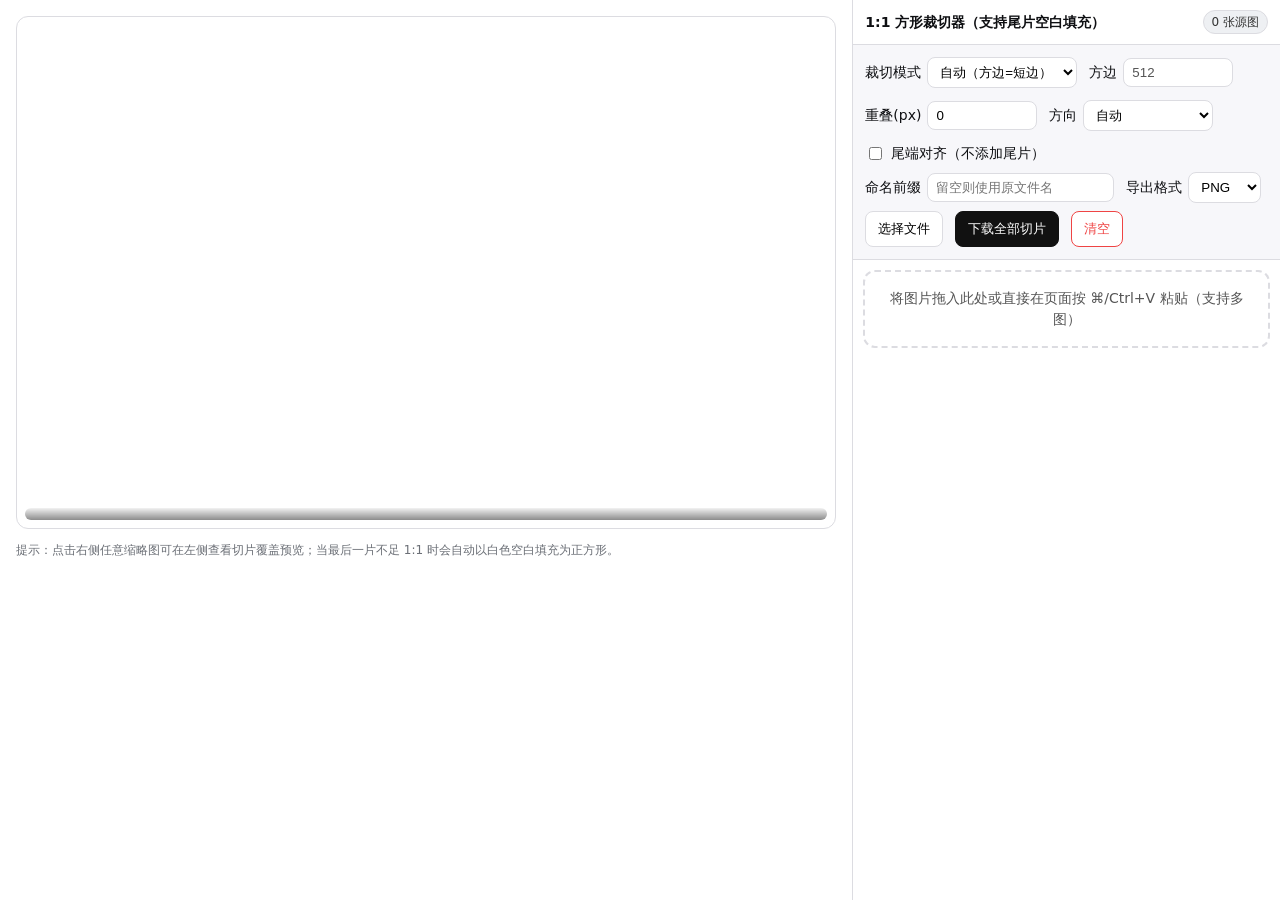
<file: square_cropper/index.html>
<!DOCTYPE html>
<html lang="zh">
<head>
  <meta charset="UTF-8" />
  <meta name="viewport" content="width=device-width, initial-scale=1" />
  <title>1:1 方形裁切器（长图切方块 · 尾片空白填充）</title>
  <style>
    :root{--line:#dcdce1;--fg:#0e0f12;--muted:#6b6f76;--panel:#f7f7fa;--chip:#eef0f3;--accent:#3b82f6;--danger:#ef4444}
    *{box-sizing:border-box}
    html,body{height:100%}
    body{margin:0;font:14px/1.5 ui-sans-serif,system-ui,-apple-system,Segoe UI,Roboto,Helvetica,Arial;color:var(--fg)}
    #app{display:grid;grid-template-columns:2fr 1fr;min-height:100vh}
    @media (max-width: 1024px){#app{grid-template-columns:1fr}}
    #left{border-right:1px solid var(--line);padding:16px;display:flex;flex-direction:column;gap:12px;min-width:0}
    #right{display:flex;flex-direction:column;min-width:0}
    header{display:flex;align-items:center;justify-content:space-between;padding:10px 12px;border-bottom:1px solid var(--line)}
    .chip{background:var(--chip);border:1px solid var(--line);border-radius:999px;padding:2px 8px;font-size:12px;color:#333}
    .meta{color:var(--muted);font-size:12px}

    /* Viewer */
    .viewerWrap{position:relative; border:1px solid var(--line); border-radius:12px; overflow:hidden; background:#fff; min-height:320px}
    canvas#viewer{display:block; width:100%; height:auto}
    .viewerHint{position:absolute; inset:auto 8px 8px 8px; display:flex; justify-content:space-between; font-size:12px; color:#fff; background:linear-gradient(180deg, rgba(0,0,0,.05), rgba(0,0,0,.45)); padding:6px 8px; border-radius:8px}

    /* Controls */
    #controls{padding:12px;border-bottom:1px solid var(--line);background:var(--panel)}
    #controls .row{display:flex;gap:12px;flex-wrap:wrap;align-items:center}
    label{display:inline-flex;gap:6px;align-items:center}
    input[type="number"],input[type="text"],select{padding:6px 8px;border:1px solid var(--line);border-radius:8px;background:#fff}
    input[type="number"]{width:110px}
    input[type="range"]{width:130px}
    button{border:1px solid var(--line);background:#fff;border-radius:8px;padding:8px 12px;cursor:pointer}
    button.primary{background:#111;color:#fff;border-color:#111}
    button.danger{border-color:var(--danger);color:var(--danger)}

    /* Drop + thumbs */
    #dropZone{margin:10px;border:2px dashed var(--line);border-radius:12px;padding:16px;text-align:center;color:#555}
    #thumbs{display:flex;flex-wrap:wrap;gap:8px;padding:10px;overflow:auto}
    .thumb{border:1px solid var(--line);border-radius:8px;position:relative;cursor:pointer;background:#fff}
    .thumb img{display:block;width:140px;height:96px;object-fit:cover}
    .thumb .badge{position:absolute;left:6px;bottom:6px;background:#000b;color:#fff;font-size:11px;border-radius:6px;padding:2px 6px}
    .thumb.active{outline:2px solid var(--accent)}

    .split{display:flex;gap:10px;align-items:center;flex-wrap:wrap}
  </style>
</head>
<body>
<div id="app">
  <section id="left">
    <div class="viewerWrap">
      <canvas id="viewer"></canvas>
      <div class="viewerHint"><span id="vh-dim" class="meta"></span><span id="vh-slices" class="meta"></span></div>
    </div>
    <div class="meta">提示：点击右侧任意缩略图可在左侧查看切片覆盖预览；当最后一片不足 1:1 时会自动以白色空白填充为正方形。</div>
  </section>

  <aside id="right">
    <header>
      <strong>1:1 方形裁切器（支持尾片空白填充）</strong>
      <span class="chip" id="countChip">0 张源图</span>
    </header>

    <div id="controls">
      <div class="row">
        <label>裁切模式
          <select id="sizeMode">
            <option value="auto" selected>自动（方边=短边）</option>
            <option value="custom">自定义方边(px)</option>
          </select>
        </label>
        <label>方边 <input type="number" id="squareSize" value="512" min="16" max="32767" disabled></label>
        <label>重叠(px) <input type="number" id="overlap" value="0" min="0" max="500"></label>
        <label>方向
          <select id="direction">
            <option value="auto" selected>自动</option>
            <option value="vertical">纵向（上→下）</option>
            <option value="horizontal">横向（左→右）</option>
          </select>
        </label>
        <label><input type="checkbox" id="tailAlign"> 尾端对齐（不添加尾片）</label>
      </div>
      <div class="row" style="margin-top:8px">
        <label>命名前缀 <input type="text" id="prefix" placeholder="留空则使用原文件名"></label>
        <label>导出格式
          <select id="fmt">
            <option value="png" selected>PNG</option>
            <option value="jpeg">JPEG</option>
          </select>
        </label>
        <label id="qwrap" style="display:none">质量 <input type="range" id="quality" min="0.5" max="1" step="0.01" value="0.92"><span class="meta" id="qval">92%</span></label>
      </div>
      <div class="row" style="margin-top:8px">
        <label style="cursor:pointer"><button>选择文件</button>
          <input type="file" id="fileInput" multiple accept="image/*" style="display:none">
        </label>
        <button class="primary" id="downloadAll">下载全部切片</button>
        <button class="danger" id="clear">清空</button>
      </div>
      <div class="meta" id="note"></div>
    </div>

    <div id="dropZone">
      将图片拖入此处或直接在页面按 ⌘/Ctrl+V 粘贴（支持多图）
    </div>

    <div id="thumbs"></div>
  </aside>
</div>

<script>
(function(){
  const MAX_DIM = 32767;
  const state = {
    items: [], // {id,url,width,height,name}
    sel: -1,
    cfg: {mode:'auto', size:512, overlap:0, dir:'auto', tail:false, fmt:'png', q:0.92, prefix:''}
  };

  // DOM
  const viewer = document.getElementById('viewer');
  const vhDim = document.getElementById('vh-dim');
  const vhSlices = document.getElementById('vh-slices');
  const countChip = document.getElementById('countChip');
  const thumbs = document.getElementById('thumbs');
  const dropZone = document.getElementById('dropZone');
  const fileInput = document.getElementById('fileInput');
  const sizeMode = document.getElementById('sizeMode');
  const squareSize = document.getElementById('squareSize');
  const overlapEl = document.getElementById('overlap');
  const direction = document.getElementById('direction');
  const tailAlign = document.getElementById('tailAlign');
  const prefixEl = document.getElementById('prefix');
  const fmtEl = document.getElementById('fmt');
  const qwrap = document.getElementById('qwrap');
  const qEl = document.getElementById('quality');
  const qVal = document.getElementById('qval');
  const note = document.getElementById('note');

  document.querySelector('#controls label[style] button').addEventListener('click', ()=> fileInput.click());

  sizeMode.addEventListener('change', ()=>{ state.cfg.mode=sizeMode.value; squareSize.disabled = (state.cfg.mode!=='custom'); renderAll(); });
  squareSize.addEventListener('input', ()=>{ state.cfg.size = clampInt(squareSize.value,16,MAX_DIM); renderAll(); });
  overlapEl.addEventListener('input', ()=>{ state.cfg.overlap = clampInt(overlapEl.value,0,500); renderAll(); });
  direction.addEventListener('change', ()=>{ state.cfg.dir = direction.value; renderAll(); });
  tailAlign.addEventListener('change', ()=>{ state.cfg.tail = tailAlign.checked; renderAll(); });
  prefixEl.addEventListener('input', ()=>{ state.cfg.prefix = prefixEl.value.trim(); });
  fmtEl.addEventListener('change', ()=>{ state.cfg.fmt = fmtEl.value; qwrap.style.display = state.cfg.fmt==='jpeg'?'':'none'; });
  qEl.addEventListener('input', ()=>{ state.cfg.q = clampFloat(qEl.value,0.5,1); qVal.textContent = Math.round(state.cfg.q*100)+'%'; });

  fileInput.addEventListener('change', e=> addFiles(Array.from(e.target.files||[])) );

  // Paste
  window.addEventListener('paste', async (e)=>{
    const files=[]; for(const it of e.clipboardData.items||[]){ if(it.kind==='file'){ const f=it.getAsFile(); if(f && f.type.startsWith('image/')) files.push(f); } }
    if (files.length){ e.preventDefault(); await addFiles(files); }
  });

  // Drag & drop
  ['dragenter','dragover','dragleave','drop'].forEach(ev=> dropZone.addEventListener(ev, e=>{ e.preventDefault(); e.stopPropagation(); }));
  dropZone.addEventListener('drop', (e)=>{ const files = Array.from(e.dataTransfer?.files||[]).filter(f=>f.type.startsWith('image/')); if(files.length) addFiles(files); });

  document.getElementById('clear').addEventListener('click', ()=>{ state.items=[]; state.sel=-1; renderAll(); });
  document.getElementById('downloadAll').addEventListener('click', downloadAllSlices);

  function clampInt(v,min,max){ const n=parseInt(v||'0',10); return isNaN(n)?min:Math.min(max,Math.max(min,n)); }
  function clampFloat(v,min,max){ const n=parseFloat(v||'0'); return isNaN(n)?min:Math.min(max,Math.max(min,n)); }

  async function addFiles(files){
    const list=[];
    for (const file of files){
      if (!file.type.startsWith('image/')) continue;
      const url = URL.createObjectURL(file);
      const dim = await readImageDim(url).catch(()=>({w:0,h:0}));
      list.push({id:uid(), url, width:dim.w, height:dim.h, name:file.name});
    }
    state.items.push(...list); if (state.sel<0 && state.items.length) state.sel=0; renderAll();
  }

  function uid(){ return Math.random().toString(36).slice(2)+Date.now().toString(36); }
  function readImageDim(url){ return new Promise((res,rej)=>{ const i=new Image(); i.onload=()=>res({w:i.naturalWidth,h:i.naturalHeight}); i.onerror=rej; i.src=url; }); }
  function loadImage(url){ return new Promise((res,rej)=>{ const i=new Image(); i.onload=()=>res(i); i.onerror=rej; i.src=url; }); }

  function renderAll(){ renderThumbs(); renderViewer(); updateMeta(); }
  function updateMeta(){ countChip.textContent = `${state.items.length} 张源图`; }

  function renderThumbs(){
    thumbs.innerHTML='';
    state.items.forEach((it,idx)=>{
      const d=document.createElement('div'); d.className='thumb'+(idx===state.sel?' active':''); d.title=it.name; d.addEventListener('click',()=>{ state.sel=idx; renderViewer(); renderThumbs(); });
      const im=document.createElement('img'); im.src=it.url; d.appendChild(im);
      const badge=document.createElement('div'); badge.className='badge'; const info = computeSlicesForItem(it); badge.textContent = `${it.width}×${it.height} · ${info.total}片`; d.appendChild(badge);
      thumbs.appendChild(d);
    });
  }

  function computeSlicesForItem(it){
    const w=it.width,h=it.height; if(!w||!h) return {total:0,size:0,axis:'vertical',slices:[]};
    const axis = state.cfg.dir==='auto' ? (h>=w?'vertical':'horizontal') : state.cfg.dir;
    const autoSize = Math.min(w,h);
    const size = state.cfg.mode==='custom' ? Math.min(state.cfg.size, autoSize) : autoSize;
    const long = axis==='vertical'? h : w;
    const ol = Math.min(Math.max(state.cfg.overlap,0), size-1);
    const stride = Math.max(1, size - ol);
    const slices=[];

    if (long <= size){
      // 只有一片；若长边小于方边，标记为 partial，导出时会填充
      slices.push(axis==='vertical'? {sx:0,sy:0,size,partial: long < size} : {sx:0,sy:0,size,partial: long < size});
    } else {
      // 滑窗推进到越界前的最后一个完整方块
      let pos = 0;
      while (pos + size <= long){
        slices.push(axis==='vertical'? {sx:0,sy:pos,size,partial:false} : {sx:pos,sy:0,size,partial:false});
        pos += stride;
      }
      // 处理尾部：
      if (state.cfg.tail){
        const lastStart = long - size;
        const last = slices[slices.length-1];
        if (!last || (axis==='vertical'? last.sy : last.sx) !== lastStart){
          // 替换或追加，确保尾端完全覆盖但不越界
          if (last && (axis==='vertical'? last.sy : last.sx) > lastStart){
            if (axis==='vertical') last.sy = lastStart; else last.sx = lastStart;
          } else {
            slices.push(axis==='vertical'? {sx:0,sy:lastStart,size,partial:false} : {sx:lastStart,sy:0,size,partial:false});
          }
        }
      } else {
        // 不尾对齐：若仍有剩余（不足 size），追加一片 partial，导出时用空白填充
        if (pos < long){
          slices.push(axis==='vertical'? {sx:0,sy:pos,size,partial:true} : {sx:pos,sy:0,size,partial:true});
        }
      }
    }
    return {total:slices.length,size,axis,slices};
  }

  function renderViewer(){
    const ctx = viewer.getContext('2d');
    const it = state.items[state.sel];
    if(!it){ viewer.width=800; viewer.height=500; ctx.clearRect(0,0,viewer.width,viewer.height); vhDim.textContent=''; vhSlices.textContent=''; return; }
    const img = new Image(); img.onload = ()=>{
      // Fit to canvas width
      const wrapW = viewer.parentElement.clientWidth; const ratio = img.naturalWidth/img.naturalHeight;
      const drawW = Math.min(wrapW, img.naturalWidth); const drawH = Math.round(drawW/ratio);
      const dpr = window.devicePixelRatio||1; viewer.width = Math.round(drawW*dpr); viewer.height = Math.round(drawH*dpr); viewer.style.width = drawW+'px'; viewer.style.height = drawH+'px';
      ctx.setTransform(1,0,0,1,0,0); ctx.scale(dpr,dpr); ctx.clearRect(0,0,drawW,drawH); ctx.drawImage(img,0,0,drawW,drawH);
      const info = computeSlicesForItem(it); vhDim.textContent = `${it.width}×${it.height}`; vhSlices.textContent = `${info.total} 片 · ${info.axis==='vertical'?'纵向':'横向'} · 方边 ${info.size}`;
      // overlay
      ctx.save(); ctx.lineWidth=2; ctx.strokeStyle='rgba(59,130,246,0.95)'; ctx.fillStyle='rgba(59,130,246,0.15)';
      const scaleX = drawW / it.width; const scaleY = drawH / it.height;
      info.slices.forEach(s=>{
        const x = s.sx * scaleX; const y = s.sy * scaleY; const w = s.size * scaleX; const h = s.size * scaleY;
        ctx.strokeRect(x,y,w,h); ctx.fillRect(x,y,w,h);
        if (s.partial){ // 用虚线强调 partial
          ctx.save(); ctx.setLineDash([6,4]); ctx.strokeStyle='rgba(239,68,68,0.9)'; ctx.strokeRect(x,y,w,h); ctx.restore();
        }
      });
      ctx.restore();
    }; img.src = it.url;
  }

  async function downloadAllSlices(){
    if (!state.items.length) return alert('请先添加图片');
    note.textContent = '正在生成切片…';
    const entries = [];
    for (const it of state.items){
      const img = await loadImage(it.url);
      const info = computeSlicesForItem(it);
      const digits = String(info.total).length<3?3:String(info.total).length;
      let idx=1;
      for (const s of info.slices){
        const cnv = document.createElement('canvas'); cnv.width=s.size; cnv.height=s.size; const c=cnv.getContext('2d');
        // 先白底填充
        c.fillStyle = '#fff'; c.fillRect(0,0,cnv.width,cnv.height);
        if (info.axis==='vertical'){
          const availH = Math.max(0, Math.min(s.size, img.naturalHeight - s.sy));
          const srcH = s.partial ? availH : s.size;
          const srcW = Math.min(s.size, img.naturalWidth); // 正常情况下等于 s.size
          if (srcH > 0 && srcW > 0){
            c.drawImage(img, s.sx, s.sy, srcW, srcH, 0, 0, srcW, srcH);
          }
        } else { // horizontal
          const availW = Math.max(0, Math.min(s.size, img.naturalWidth - s.sx));
          const srcW = s.partial ? availW : s.size;
          const srcH = Math.min(s.size, img.naturalHeight);
          if (srcH > 0 && srcW > 0){
            c.drawImage(img, s.sx, s.sy, srcW, srcH, 0, 0, srcW, srcH);
          }
        }
        let blob; if (state.cfg.fmt==='jpeg'){ blob = await new Promise(r=> cnv.toBlob(r,'image/jpeg', state.cfg.q)); }
        else { blob = await new Promise(r=> cnv.toBlob(r,'image/png')); }
        const base = (state.cfg.prefix||stripExt(it.name)||'image').replace(/[\\/:*?"<>|]/g,'_').trim()||'image';
        const ext = state.cfg.fmt==='jpeg'?'jpg':'png';
        const name = `${base}-${String(idx).padStart(digits,'0')}.${ext}`;
        entries.push({name, blob}); idx++;
      }
    }
    // Try File System Access API
    if (window.showDirectoryPicker){
      try{
        const dir = await window.showDirectoryPicker({id:'square-crops'});
        for (const fe of entries){ const fh = await dir.getFileHandle(fe.name,{create:true}); const w = await fh.createWritable(); await w.write(fe.blob); await w.close(); }
        note.textContent = `已保存 ${entries.length} 个切片到所选文件夹。`;
        return;
      }catch(e){ /* fall through to zip */ }
    }
    // ZIP fallback
    const zipBlob = await buildZipBlob(entries);
    const a = document.createElement('a'); a.href = URL.createObjectURL(zipBlob); a.download = `square-crops-${new Date().toISOString().replace(/[:T]/g,'-').slice(0,19)}.zip`; document.body.appendChild(a); a.click(); a.remove();
    note.textContent = `已打包 ${entries.length} 个切片为 ZIP。`;
  }

  function stripExt(n){ return (n||'').replace(/\.[a-z0-9]+$/i,''); }

  // ZIP (store-only)
  async function buildZipBlob(fileEntries){
    const encoder = new TextEncoder();
    const cd = []; const chunks = []; let offset=0;
    for (const fe of fileEntries){
      const nameBytes = encoder.encode(fe.name);
      const data = new Uint8Array(await fe.blob.arrayBuffer());
      const crc = crc32(data);
      const local = new Uint8Array(30 + nameBytes.length + data.length);
      let p=0; write32(local,p,0x04034b50); p+=4; write16(local,p,20); p+=2; write16(local,p,0x0800); p+=2; write16(local,p,0); p+=2; write16(local,p,0); p+=2; write32(local,p,crc>>>0); p+=4; write32(local,p,data.length); p+=4; write32(local,p,data.length); p+=4; write16(local,p,nameBytes.length); p+=2; write16(local,p,0); p+=2; local.set(nameBytes,p); p+=nameBytes.length; local.set(data,p); p+=data.length; chunks.push(local);
      const cdrec = new Uint8Array(46 + nameBytes.length); p=0; write32(cdrec,p,0x02014b50); p+=4; write16(cdrec,p,20); p+=2; write16(cdrec,p,20); p+=2; write16(cdrec,p,0x0800); p+=2; write16(cdrec,p,0); p+=2; write16(cdrec,p,0); p+=2; write32(cdrec,p,crc>>>0); p+=4; write32(cdrec,p,data.length); p+=4; write32(cdrec,p,data.length); p+=4; write16(cdrec,p,nameBytes.length); p+=2; write16(cdrec,p,0); p+=2; write16(cdrec,p,0); p+=2; write16(cdrec,p,0); p+=2; write16(cdrec,p,0); p+=2; write32(cdrec,p,0); p+=4; write32(cdrec,p,offset); p+=4; cdrec.set(nameBytes,p); p+=nameBytes.length; cd.push(cdrec);
      offset += local.length;
    }
    const cdSize = cd.reduce((s,a)=>s+a.length,0); const cdStart=offset; const end=new Uint8Array(22); let q=0; write32(end,q,0x06054b50); q+=4; write16(end,q,0); q+=2; write16(end,q,0); q+=2; write16(end,q,fileEntries.length); q+=2; write16(end,q,fileEntries.length); q+=2; write32(end,q,cdSize); q+=4; write32(end,q,cdStart); q+=4; write16(end,q,0); q+=2; const all = concatU8([...chunks, ...cd, end]); return new Blob([all], {type:'application/zip'});
  }
  function write16(arr,pos,val){ arr[pos]=val & 255; arr[pos+1]=(val>>>8)&255; }
  function write32(arr,pos,val){ arr[pos]=val & 255; arr[pos+1]=(val>>>8)&255; arr[pos+2]=(val>>>16)&255; arr[pos+3]=(val>>>24)&255; }
  function concatU8(list){ const len=list.reduce((s,a)=>s+a.length,0); const out=new Uint8Array(len); let o=0; for(const a of list){ out.set(a,o); o+=a.length; } return out; }
  const CRC_TABLE = (function(){ const t=new Uint32Array(256); for(let n=0;n<256;n++){ let c=n; for(let k=0;k<8;k++){ c=((c&1)?(0xEDB88320^(c>>>1)):(c>>>1)); } t[n]=c>>>0; } return t; })();
  function crc32(u8){ let c=0 ^ (-1); for(let i=0;i<u8.length;i++) c=(c>>>8) ^ CRC_TABLE[(c ^ u8[i]) & 0xFF]; return (c ^ (-1)) >>> 0; }

  // Initial
  renderAll();
})();
</script>
</body>
</html>
</file>
<file: batch_resize/styles.css>
:root{
  --bg:#0d1117; --panel:#161b22; --text:#e6edf3; --muted:#8b949e; --brand:#3fb950; --border:#30363d;
}
*{box-sizing:border-box}
html,body{height:100%}
body{
  margin:0; font:14px/1.5 ui-sans-serif, system-ui, -apple-system, Segoe UI, Roboto, "Helvetica Neue", Arial, "Noto Sans", "Apple Color Emoji", "Segoe UI Emoji";
  color:var(--text); background:var(--bg);
}
header,footer{max-width:960px;margin:16px auto;padding:0 16px}
header h1{margin:.2rem 0 0}
header p{margin:.4rem 0 0;color:var(--muted)}
main{max-width:960px;margin:12px auto;padding:0 16px}
.panel{background:var(--panel);border:1px solid var(--border);border-radius:8px;padding:12px 12px;margin-bottom:16px}
.row{display:flex;gap:12px;align-items:center;flex-wrap:wrap;margin:8px 0}
.muted{color:var(--muted)}
.file input{display:none}
.file span{display:inline-block;background:#238636;color:white;border:1px solid #2ea043;padding:8px 12px;border-radius:6px;cursor:pointer}
.options{justify-content:space-between;align-items:flex-start}
.group{display:flex;flex-direction:column;gap:6px}
.group-title{font-weight:600;color:var(--muted)}
details{width:100%}
.grid{display:grid;grid-template-columns:repeat(auto-fill,minmax(220px,1fr));gap:8px;margin-top:8px}
.preset{border:1px solid var(--border);border-radius:8px;padding:8px;display:flex;align-items:center;gap:8px}
.preset .meta{font-size:12px;color:var(--muted)}
.custom{display:flex;gap:8px;margin-top:8px}
input,button{background:#0b1220;color:var(--text);border:1px solid var(--border);border-radius:6px;padding:6px 8px}
input:focus,button:focus{outline:2px solid #1f6feb}
button{cursor:pointer}
button:disabled{opacity:.6;cursor:not-allowed}
.actions{justify-content:flex-start}
#previewList{display:grid;grid-template-columns:repeat(auto-fill,minmax(180px,1fr));gap:10px}
.preview-item{border:1px solid var(--border);border-radius:8px;padding:8px}
.preview-item .imgwrap{display:flex;align-items:center;justify-content:center;background:#0b1220;border:1px dashed var(--border);border-radius:6px;height:140px}
.preview-item img{max-width:100%;max-height:100%}
summary{cursor:pointer}
</file>
